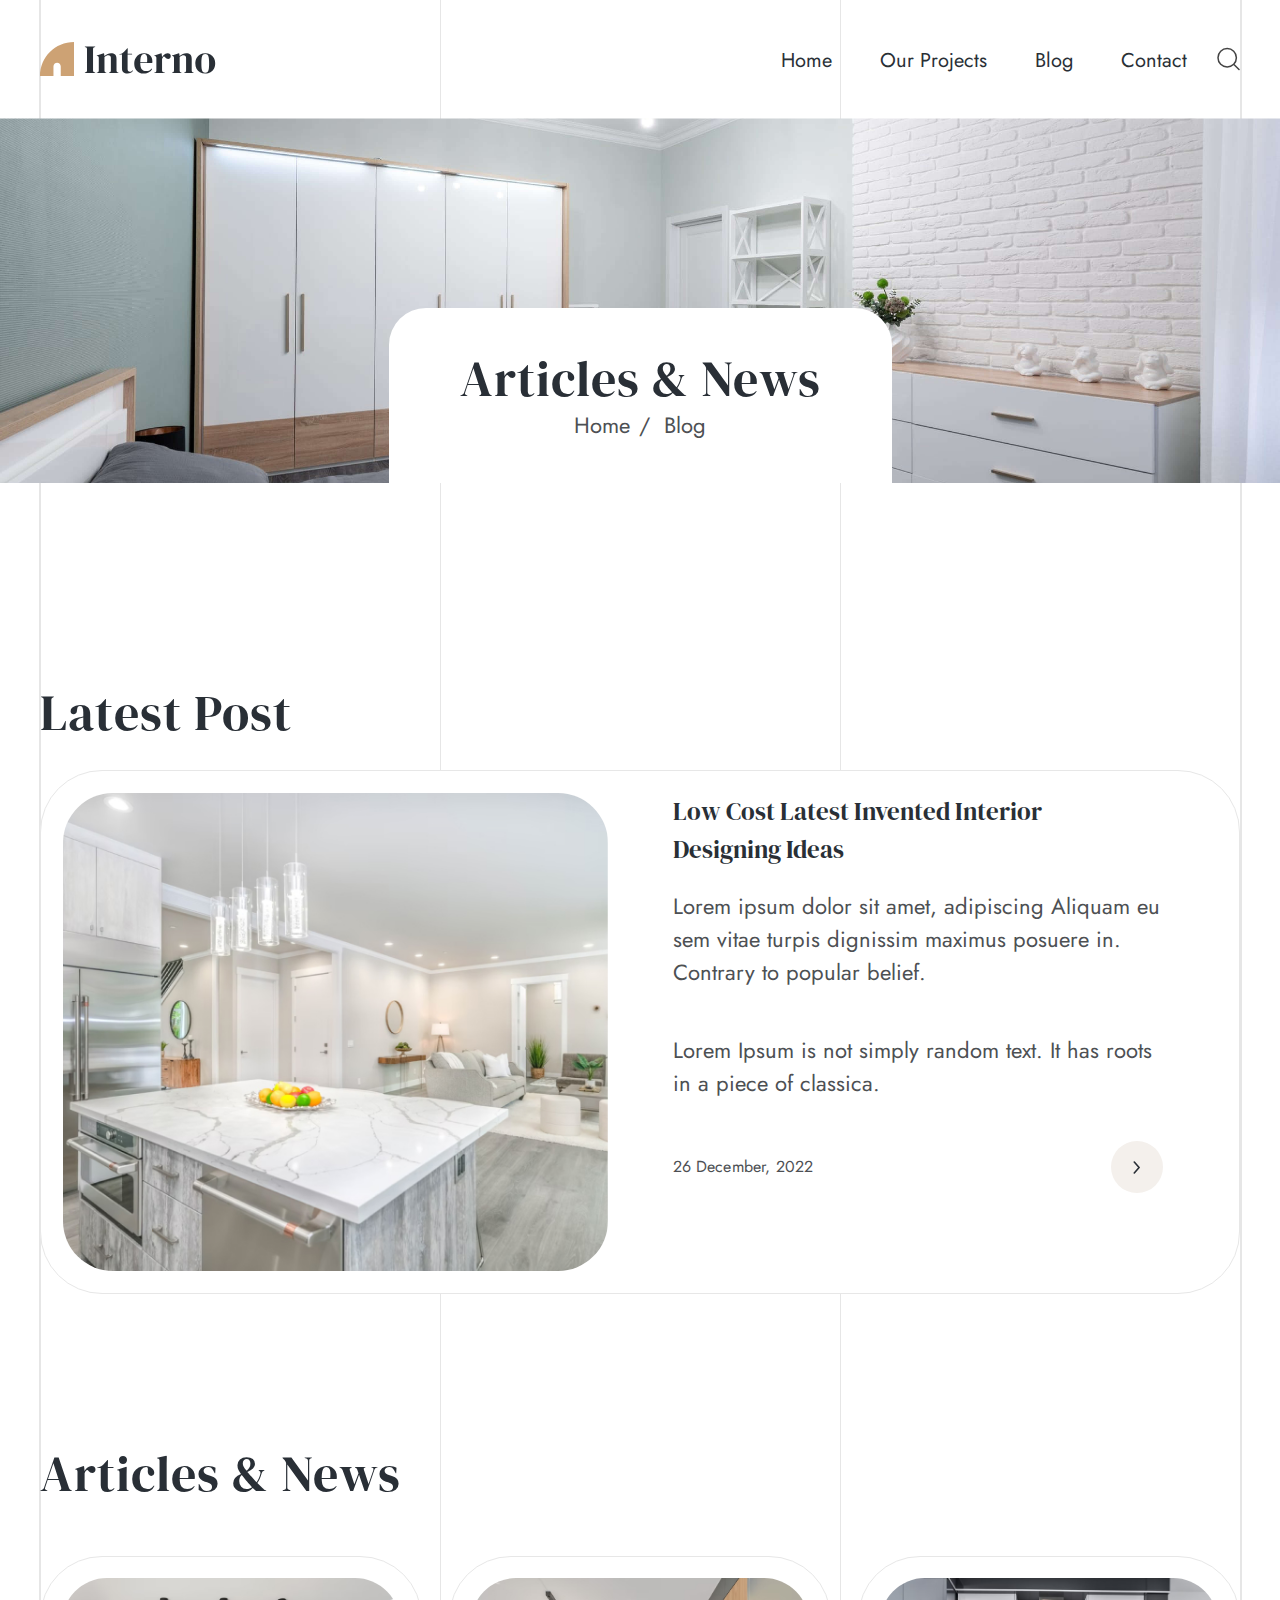
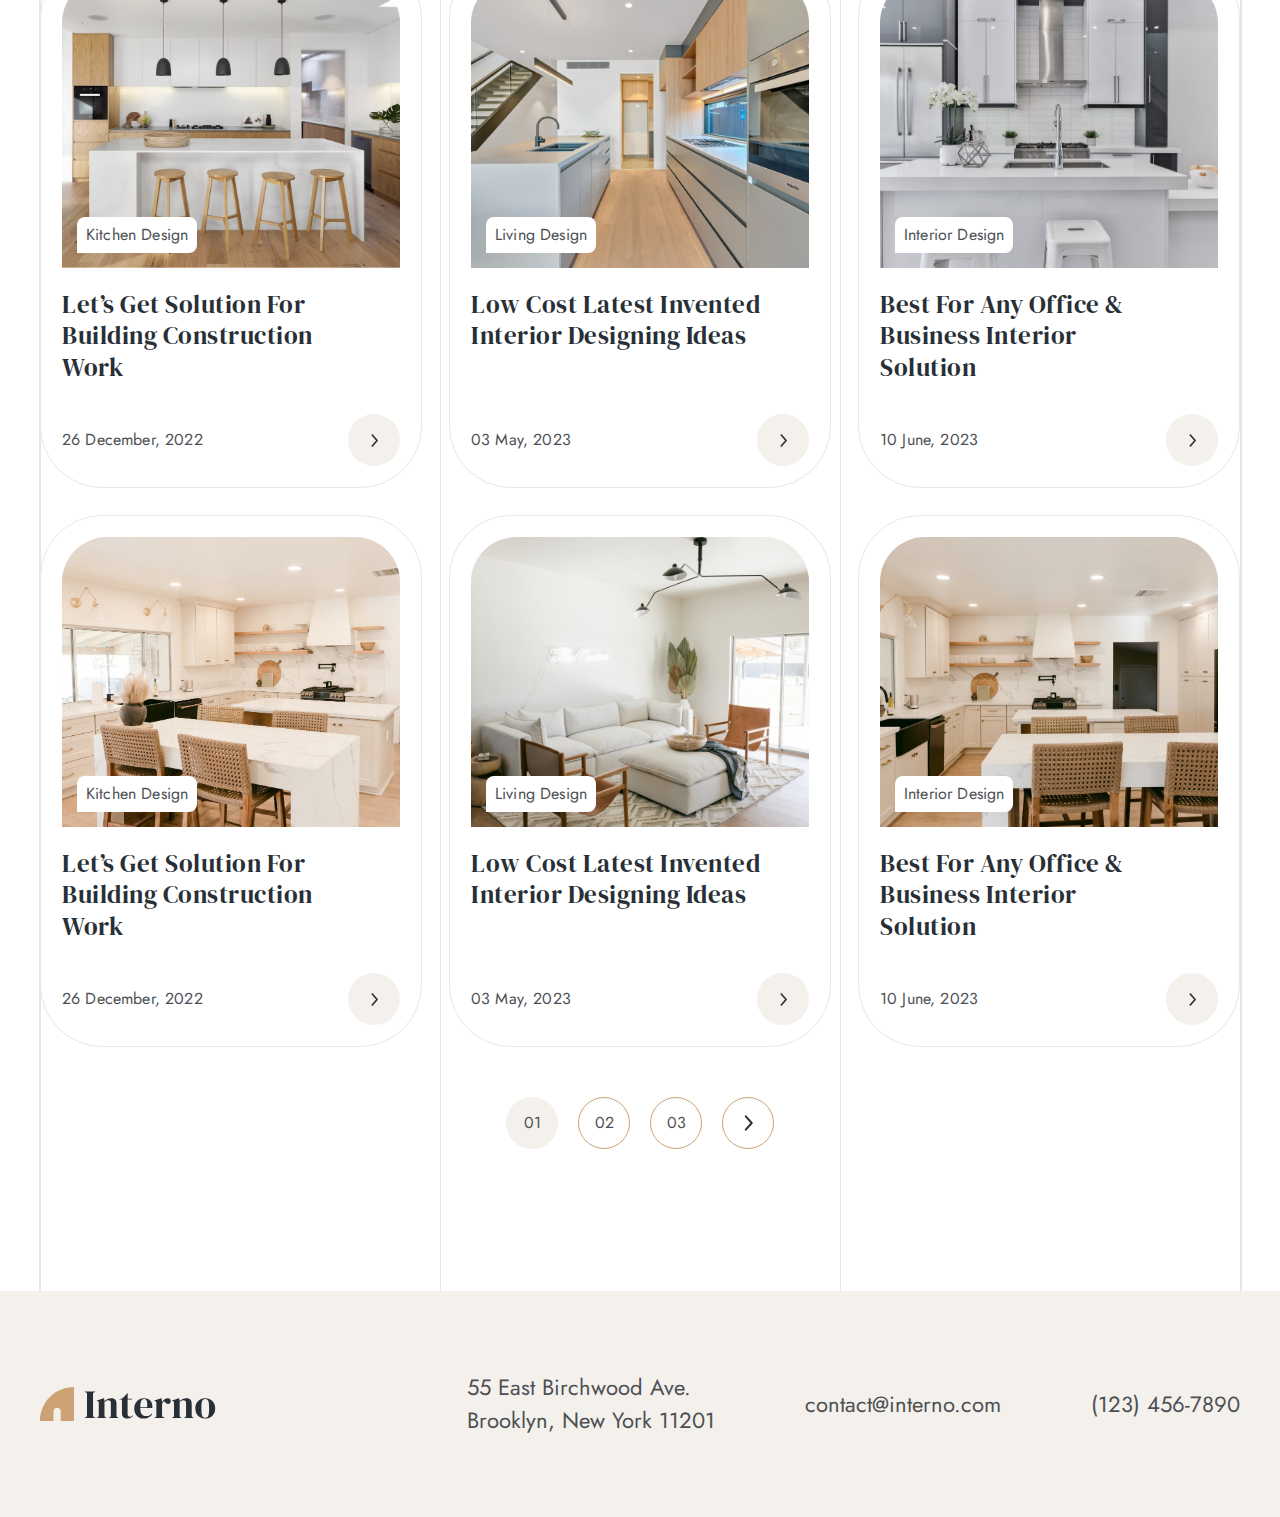
<file: blog.html>
<!DOCTYPE html>
<html lang="ru">

<head>
    <meta charset="UTF-8">
    <meta http-equiv="X-UA-Compatible" content="IE=edge">
    <meta name="viewport" content="width=device-width, initial-scale=1.0">
    <title>Blog</title>
    <link rel="stylesheet" href="css/reset.css">
    <link rel="stylesheet" href="css/swiper-bundle.min.css">
    <link rel="stylesheet" href="css/iconsfont.css">
    <link rel="stylesheet" href="css/style.css">
</head>

<body>
    <div class="wrapper">
        <header class="header">
            <div class="container">
                <div class="header__inner">
                    <a class="logo" href="index.html">
                        <img src="img/interno_logo.svg" alt="logotype_interno">
                    </a>
                    <nav class="menu">
                        <ul class="menu__list">
                            <li class="menu__item">
                                <a href="index.html" class="menu__link">Home</a>
                            </li>
                            <li class="menu__item">
                                <a href="portfolio.html" class="menu__link">Our Projects</a>
                            </li>
                            <li class="menu__item">
                                <a href="blog.html" class="menu__link">Blog</a>
                            </li>
                            <li class="menu__item">
                                <a href="contact.html" class="menu__link">Contact</a>
                            </li>
                            <li class="menu__item">
                                <button class="menu__search" onclick="openModal()">
                                    <svg width="23" height="24" viewBox="0 0 23 24" fill="none">
                                        <g opacity="0.8">
                                            <path
                                                d="M16.6837 17.1844L21.9994 22.5001M19.375 10.6875C19.375 15.7616 15.2616 19.875 10.1875 19.875C5.11338 19.875 1 15.7616 1 10.6875C1 5.61338 5.11338 1.5 10.1875 1.5C15.2616 1.5 19.375 5.61338 19.375 10.6875Z"
                                                stroke-width="1.5" stroke-linecap="round" stroke-linejoin="round" />
                                        </g>
                                    </svg>
                                </button>
                            </li>
                        </ul>
                    </nav>
                    <button class="header__burger" onclick="openModalMenu()"></button>
                </div>
            </div>
        </header>

        <main class="main">


            <section class="top-page">
                <div class="top-page__thumb">
                    <img class="top-page__img" src="img/tops/top02.jpg" alt="Picture Top">
                    <div class="top-page__info info-page">
                        <h2 class="info-page__title title">
                            Articles & News
                        </h2>
                        <ul class="breadcrumbs">
                            <li class="breadcrumbs__link"><a href="index.html">Home</a></li>
                            <li class="breadcrumbs__link">Blog</li>
                        </ul>
                    </div>
                </div>
            </section>

            <section class="article-main">
                <div class="container">
                    <h2 class="article-main__title title">
                        Latest Post
                    </h2>
                    <div class="article-main__item">
                        <div class="article-main__image">
                            <img class="article-main__img" src="img/posts/post01.jpg" alt="Article Picture">
                        </div>
                        <div class="article-main__content">
                            <h3 class="article-main__subtitle">
                                Low Cost Latest Invented Interior Designing Ideas
                            </h3>
                            <p class="article-main__text">
                                Lorem ipsum dolor sit amet, adipiscing Aliquam eu sem vitae turpis dignissim maximus
                                posuere in. Contrary to popular belief.
                            </p>
                            <p class="article-main__text">
                                Lorem Ipsum is not simply random text. It has roots in a piece of classica.
                            </p>
                            <div class="article-main__info info">
                                <span class="info__date">26 December, 2022</span>
                                <a class="info__link" href="post.html"></a>
                            </div>
                        </div>
                    </div>
                </div>
            </section>


            <section class="articles-news">
                <div class="container">
                    <h2 class="articles-news__title title">
                        Articles & News
                    </h2>
                    <div class="articles__items">
                        <article class="articles__item">
                            <div class="articles__thumb">
                                <img class="articles__img" src="img/articles/article01.jpg" alt="Kitchen Design">
                                <span class="articles__tag">
                                    Kitchen Design
                                </span>
                            </div>
                            <h3 class="articles__item-title">
                                Let’s Get Solution For Building Construction Work
                            </h3>
                            <div class="articles__info">
                                <span class="articles__date">
                                    26 December, 2022
                                </span>
                                <a class="articles__link" href="post.html"></a>
                            </div>
                        </article>
                        <article class="articles__item">
                            <div class="articles__thumb">
                                <img class="articles__img" src="img/articles/article02.jpg" alt="Living Design">
                                <span class="articles__tag">
                                    Living Design
                                </span>
                            </div>
                            <h3 class="articles__item-title">
                                Low Cost Latest Invented Interior Designing Ideas
                            </h3>
                            <div class="articles__info">
                                <span class="articles__date">
                                    03 May, 2023
                                </span>
                                <a class="articles__link" href="post.html"></a>
                            </div>
                        </article>
                        <article class="articles__item">
                            <div class="articles__thumb">
                                <img class="articles__img" src="img/articles/article03.jpg" alt="Interior Design">
                                <span class="articles__tag">
                                    Interior Design
                                </span>
                            </div>
                            <h3 class="articles__item-title">
                                Best For Any Office & Business Interior Solution
                            </h3>
                            <div class="articles__info">
                                <span class="articles__date">
                                    10 June, 2023
                                </span>
                                <a class="articles__link" href="post.html"></a>
                            </div>
                        </article>
                        <article class="articles__item">
                            <div class="articles__thumb">
                                <img class="articles__img" src="img/articles/article04.jpg" alt="Kitchen Design">
                                <span class="articles__tag">
                                    Kitchen Design
                                </span>
                            </div>
                            <h3 class="articles__item-title">
                                Let’s Get Solution For Building Construction Work
                            </h3>
                            <div class="articles__info">
                                <span class="articles__date">
                                    26 December, 2022
                                </span>
                                <a class="articles__link" href="post.html"></a>
                            </div>
                        </article>
                        <article class="articles__item">
                            <div class="articles__thumb">
                                <img class="articles__img" src="img/articles/article05.jpg" alt="Living Design">
                                <span class="articles__tag">
                                    Living Design
                                </span>
                            </div>
                            <h3 class="articles__item-title">
                                Low Cost Latest Invented Interior Designing Ideas
                            </h3>
                            <div class="articles__info">
                                <span class="articles__date">
                                    03 May, 2023
                                </span>
                                <a class="articles__link" href="post.html"></a>
                            </div>
                        </article>
                        <article class="articles__item">
                            <div class="articles__thumb">
                                <img class="articles__img" src="img/articles/article06.jpg" alt="Interior Design">
                                <span class="articles__tag">
                                    Interior Design
                                </span>
                            </div>
                            <h3 class="articles__item-title">
                                Best For Any Office & Business Interior Solution
                            </h3>
                            <div class="articles__info">
                                <span class="articles__date">
                                    10 June, 2023
                                </span>
                                <a class="articles__link" href="post.html"></a>
                            </div>
                        </article>
                    </div>
                    <div class="pagination">
                        <span>01</span>
                        <a href="#!">02</a>
                        <a href="#!">03</a>
                        <a class="pagination-next" href="#!"></a>
                    </div>
                </div>
            </section>





        </main>
    </div>

    <div class="overlay" id="overlay">
        <div class="modal-search">
            <div class="container">
                <div class="modal-search__content">
                    <input class="modal-search__input" placeholder="Search"></input>
                    <button class="modal-search__search" type="submit">
                        <img src="img/search_arrow.svg" alt="search">
                    </button>
                    <button class="modal-search__close" onclick="closeModal()" type="button">
                        <img src="img/search_close.svg" alt=""></button>
                </div>
            </div>
        </div>
    </div>

    <div class="overlay" id="overlayMenu">
        <div class="modal">
            <div class="container">
                <nav class="menu mobile-menu">
                    <ul class="menu__list">

                        <li class="menu__item">
                            <a class="logo" href="index.html">
                                <img src="img/interno_logo.svg" alt="logotype_interno">
                            </a>
                        </li>
                        <li class="menu__item">
                            <a href="index.html" class="menu__link">Home</a>
                        </li>
                        <li class="menu__item">
                            <a href="portfolio.html" class="menu__link">Our Projects</a>
                        </li>
                        <li class="menu__item">
                            <a href="blog.html" class="menu__link">Blog</a>
                        </li>
                        <li class="menu__item">
                            <a href="contact.html" class="menu__link">Contact</a>
                        </li>
                    </ul>
                </nav>
                <button type="button" class="modal__close" onclick="closeModalMenu()"></button>
            </div>
        </div>
    </div>


    <footer class="footer">
        <div class="container">
            <div class="footer__inner">
                <a class="logo" href="index.html">
                    <img src="img/interno_logo.svg" alt="logotype_interno">
                </a>
                <div class="footer__contacts">
                    <p class="footer__address">
                        55 East Birchwood Ave.<br> Brooklyn, New York 11201
                    </p>
                    <a href="mailto:contact@interno.com">
                        contact@interno.com
                    </a>
                    <a href="tel:+1234567890">
                        (123) 456-7890
                    </a>
                </div>
            </div>
        </div>
    </footer>
    </div>

    <script src="js/swiper-bundle.min.js"></script>
    <script src="js/script.js"></script>
</body>

</html>
</file>
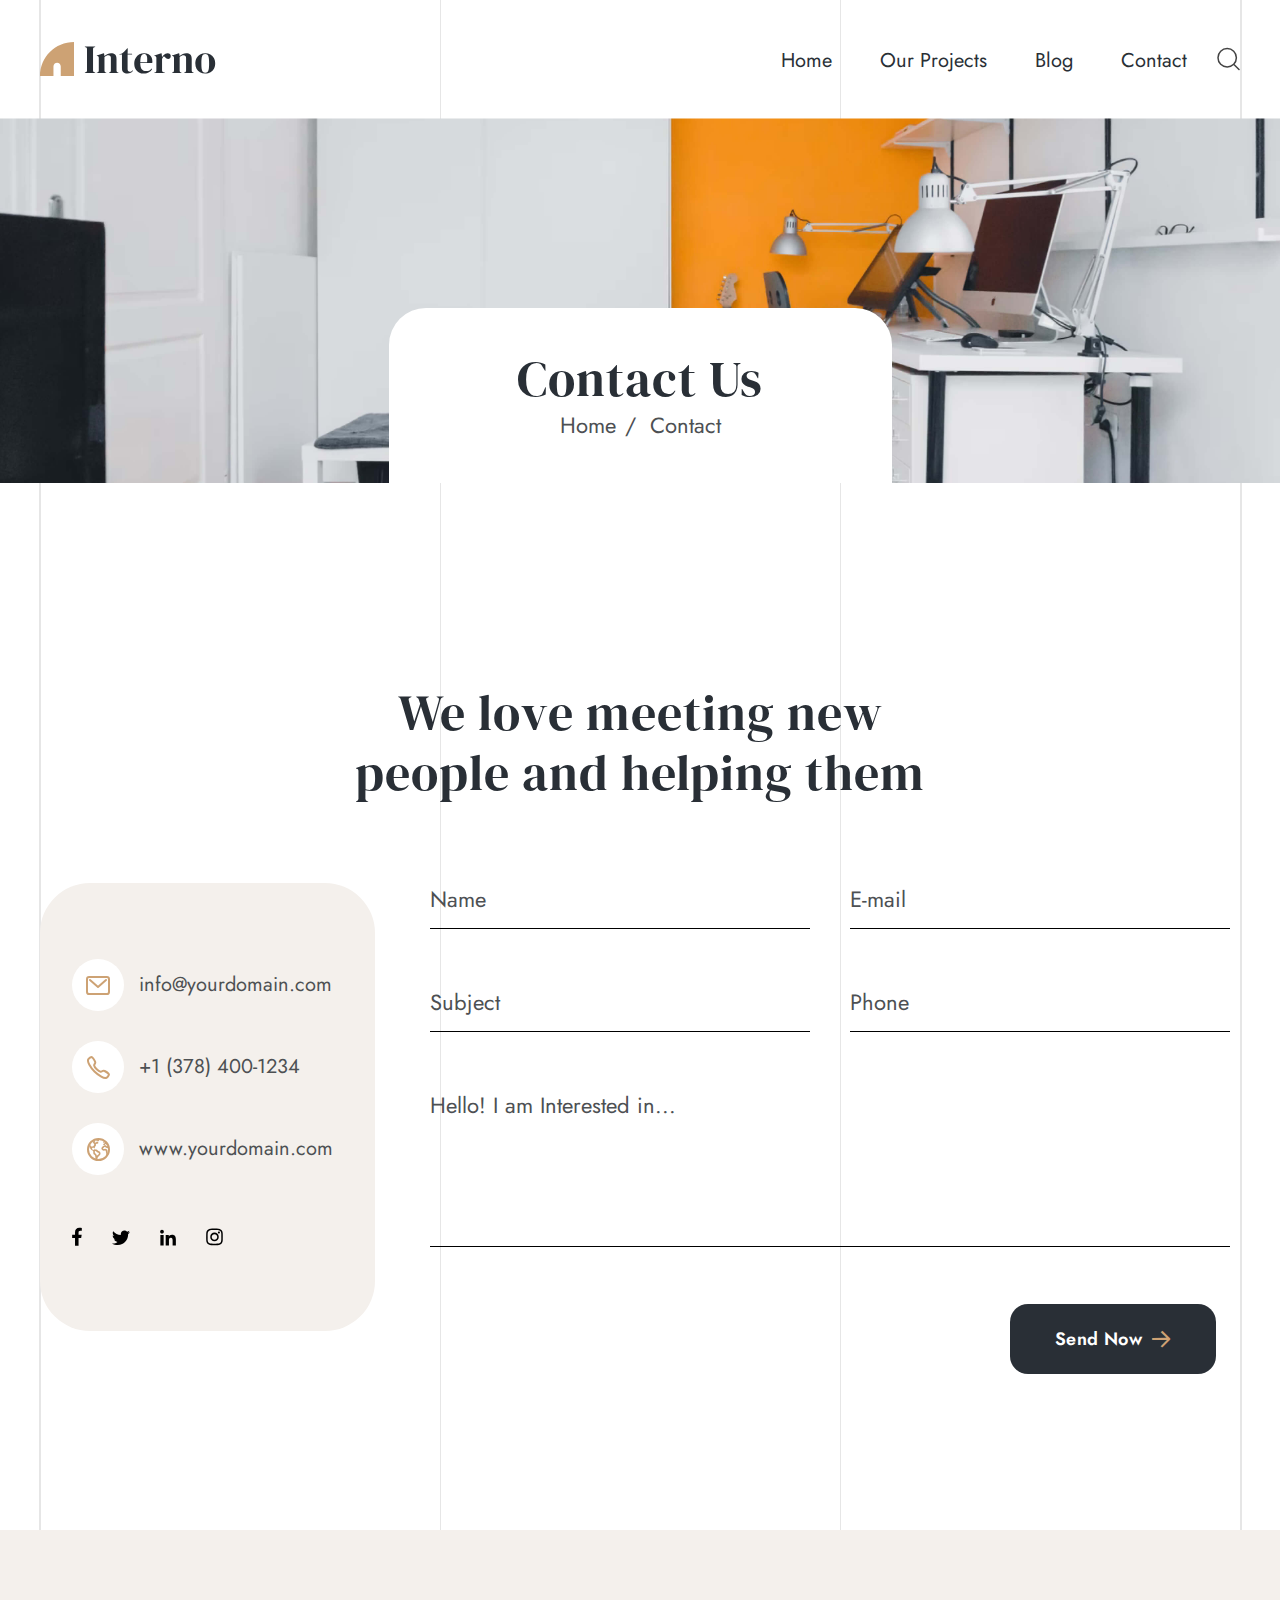
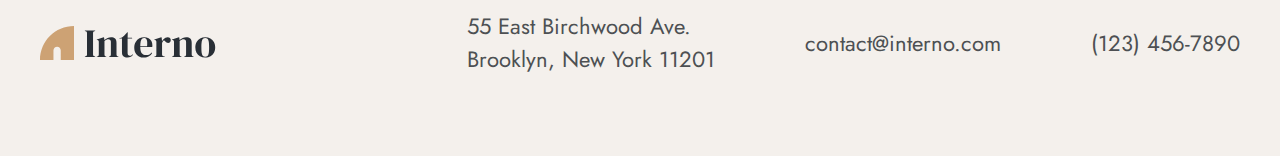
<file: contact.html>
<!DOCTYPE html>
<html lang="ru">

<head>
    <meta charset="UTF-8">
    <meta http-equiv="X-UA-Compatible" content="IE=edge">
    <meta name="viewport" content="width=device-width, initial-scale=1.0">
    <title>Contact</title>
    <link rel="stylesheet" href="css/reset.css">
    <link rel="stylesheet" href="css/swiper-bundle.min.css">
    <link rel="stylesheet" href="css/iconsfont.css">
    <link rel="stylesheet" href="css/style.css">
</head>

<body>
    <div class="wrapper">
        <header class="header">
            <div class="container">
                <div class="header__inner">
                    <a class="logo" href="index.html">
                        <img src="img/interno_logo.svg" alt="logotype_interno">
                    </a>
                    <nav class="menu">
                        <ul class="menu__list">
                            <li class="menu__item">
                                <a href="index.html" class="menu__link">Home</a>
                            </li>
                            <li class="menu__item">
                                <a href="portfolio.html" class="menu__link">Our Projects</a>
                            </li>
                            <li class="menu__item">
                                <a href="blog.html" class="menu__link">Blog</a>
                            </li>
                            <li class="menu__item">
                                <a href="contact.html" class="menu__link">Contact</a>
                            </li>
                            <li class="menu__item">
                                <button class="menu__search" onclick="openModal()">
                                    <svg width="23" height="24" viewBox="0 0 23 24" fill="none">
                                        <g opacity="0.8">
                                            <path
                                                d="M16.6837 17.1844L21.9994 22.5001M19.375 10.6875C19.375 15.7616 15.2616 19.875 10.1875 19.875C5.11338 19.875 1 15.7616 1 10.6875C1 5.61338 5.11338 1.5 10.1875 1.5C15.2616 1.5 19.375 5.61338 19.375 10.6875Z"
                                                stroke-width="1.5" stroke-linecap="round" stroke-linejoin="round" />
                                        </g>
                                    </svg>
                                </button>
                            </li>
                        </ul>
                    </nav>
                    <button class="header__burger" onclick="openModalMenu()"></button>
                </div>
            </div>
        </header>

        <main class="main">


            <section class="top-page">
                <div class="top-page__thumb">
                    <img class="top-page__img" src="img/tops/top04.jpg" alt="Picture Top">
                    <div class="top-page__info info-page">
                        <h2 class="info-page__title title">
                            Contact Us
                        </h2>
                        <ul class="breadcrumbs">
                            <li class="breadcrumbs__link"><a href="index.html">Home</a></li>
                            <li class="breadcrumbs__link">Contact</li>
                        </ul>
                    </div>
                </div>
                
            </section>

            <section class="contact">
                <div class="container">
                    <h2 class="contact__title title">
                        We love meeting new people and helping them
                    </h2>

                    <div class="contact__box">
                        <div class="contact__info">
                            <div class="contact__action action">
                                <a class="action__item" href="mailto:info@yourdomain.com">
                                    <div class="action__image">
                                        <img class="action__img" src="img/mail-icon.svg" alt="">
                                    </div>
                                    <p>info@yourdomain.com</p>
                                </a>
                                <a class="action__item" href="mailto:info@yourdomain.com">
                                    <div class="action__image">
                                        <img class="action__img" src="img/phone-icon.svg" alt="">
                                    </div>
                                    <p>+1 (378) 400-1234</p>
                                </a>
                                <a class="action__item" href="#!">
                                    <div class="action__image">
                                        <img class="action__img" src="img/web-icon.svg" alt="">
                                    </div>
                                    <p>www.yourdomain.com</p>
                                </a>
                            </div>
                            <div class="social__items contact__social">
                                <a href="#!" class="social__item"><svg width="10" height="19" viewBox="0 0 10 19">
                                        <path
                                            d="M9.18359 10.875L9.67578 7.64062H6.54688V5.53125C6.54688 4.61719 6.96875 3.77344 8.375 3.77344H9.81641V0.996094C9.81641 0.996094 8.51562 0.75 7.28516 0.75C4.71875 0.75 3.03125 2.33203 3.03125 5.14453V7.64062H0.148438V10.875H3.03125V18.75H6.54688V10.875H9.18359Z" />
                                    </svg></a>
                                <a href="#!" class="social__item"><svg width="18" height="16" viewBox="0 0 18 16">
                                        <path
                                            d="M16.1367 4.09375C16.8398 3.56641 17.4727 2.93359 17.9648 2.19531C17.332 2.47656 16.5938 2.6875 15.8555 2.75781C16.6289 2.30078 17.1914 1.59766 17.4727 0.71875C16.7695 1.14062 15.9609 1.45703 15.1523 1.63281C14.4492 0.894531 13.5 0.472656 12.4453 0.472656C10.4062 0.472656 8.75391 2.125 8.75391 4.16406C8.75391 4.44531 8.78906 4.72656 8.85938 5.00781C5.80078 4.83203 3.05859 3.35547 1.23047 1.14062C0.914062 1.66797 0.738281 2.30078 0.738281 3.00391C0.738281 4.26953 1.37109 5.39453 2.39062 6.0625C1.79297 6.02734 1.19531 5.88672 0.703125 5.60547V5.64062C0.703125 7.43359 1.96875 8.91016 3.65625 9.26172C3.375 9.33203 3.02344 9.40234 2.70703 9.40234C2.46094 9.40234 2.25 9.36719 2.00391 9.33203C2.46094 10.8086 3.83203 11.8633 5.44922 11.8984C4.18359 12.8828 2.60156 13.4805 0.878906 13.4805C0.5625 13.4805 0.28125 13.4453 0 13.4102C1.61719 14.4648 3.55078 15.0625 5.66016 15.0625C12.4453 15.0625 16.1367 9.47266 16.1367 4.58594C16.1367 4.41016 16.1367 4.26953 16.1367 4.09375Z" />
                                    </svg>
                                </a>
                                <a href="#!" class="social__item"><svg width="16" height="17" viewBox="0 0 16 17">
                                        <path
                                            d="M3.64062 16.5V5.98828H0.371094V16.5H3.64062ZM1.98828 4.58203C3.04297 4.58203 3.88672 3.70312 3.88672 2.64844C3.88672 1.62891 3.04297 0.785156 1.98828 0.785156C0.96875 0.785156 0.125 1.62891 0.125 2.64844C0.125 3.70312 0.96875 4.58203 1.98828 4.58203ZM15.8398 16.5H15.875V10.7344C15.875 7.92188 15.2422 5.74219 11.9375 5.74219C10.3555 5.74219 9.30078 6.62109 8.84375 7.42969H8.80859V5.98828H5.67969V16.5H8.94922V11.2969C8.94922 9.92578 9.19531 8.625 10.8828 8.625C12.5703 8.625 12.6055 10.1719 12.6055 11.4023V16.5H15.8398Z" />
                                    </svg></a>
                                <a href="#!" class="social__item"><svg width="17" height="18" viewBox="0 0 17 18">
                                        <path
                                            d="M8.5 4.60742C6.125 4.60742 4.23242 6.53711 4.23242 8.875C4.23242 11.25 6.125 13.1426 8.5 13.1426C10.8379 13.1426 12.7676 11.25 12.7676 8.875C12.7676 6.53711 10.8379 4.60742 8.5 4.60742ZM8.5 11.6582C6.97852 11.6582 5.7168 10.4336 5.7168 8.875C5.7168 7.35352 6.94141 6.12891 8.5 6.12891C10.0215 6.12891 11.2461 7.35352 11.2461 8.875C11.2461 10.4336 10.0215 11.6582 8.5 11.6582ZM13.918 4.45898C13.918 3.90234 13.4727 3.45703 12.916 3.45703C12.3594 3.45703 11.9141 3.90234 11.9141 4.45898C11.9141 5.01562 12.3594 5.46094 12.916 5.46094C13.4727 5.46094 13.918 5.01562 13.918 4.45898ZM16.7383 5.46094C16.6641 4.125 16.3672 2.9375 15.4023 1.97266C14.4375 1.00781 13.25 0.710938 11.9141 0.636719C10.541 0.5625 6.42188 0.5625 5.04883 0.636719C3.71289 0.710938 2.5625 1.00781 1.56055 1.97266C0.595703 2.9375 0.298828 4.125 0.224609 5.46094C0.150391 6.83398 0.150391 10.9531 0.224609 12.3262C0.298828 13.6621 0.595703 14.8125 1.56055 15.8145C2.5625 16.7793 3.71289 17.0762 5.04883 17.1504C6.42188 17.2246 10.541 17.2246 11.9141 17.1504C13.25 17.0762 14.4375 16.7793 15.4023 15.8145C16.3672 14.8125 16.6641 13.6621 16.7383 12.3262C16.8125 10.9531 16.8125 6.83398 16.7383 5.46094ZM14.957 13.7734C14.6973 14.5156 14.1035 15.0723 13.3984 15.3691C12.2852 15.8145 9.6875 15.7031 8.5 15.7031C7.27539 15.7031 4.67773 15.8145 3.60156 15.3691C2.85938 15.0723 2.30273 14.5156 2.00586 13.7734C1.56055 12.6973 1.67188 10.0996 1.67188 8.875C1.67188 7.6875 1.56055 5.08984 2.00586 3.97656C2.30273 3.27148 2.85938 2.71484 3.60156 2.41797C4.67773 1.97266 7.27539 2.08398 8.5 2.08398C9.6875 2.08398 12.2852 1.97266 13.3984 2.41797C14.1035 2.67773 14.6602 3.27148 14.957 3.97656C15.4023 5.08984 15.291 7.6875 15.291 8.875C15.291 10.0996 15.4023 12.6973 14.957 13.7734Z" />
                                    </svg>
                                </a>
                            </div>
                        </div>

                        <form class="contact__form contact-form" action="">
                            <input class="contact__name form-input" type="text" placeholder="Name">
                            <input class="contact__email form-input" type="text" placeholder="E-mail">
                            <input class="contact__subject form-input" type="text" placeholder="Subject">
                            <input class="contact__phone form-input" data-tel-input type="text" placeholder="Phone">
                            <textarea class="contact__form-textarea form-textarea" name="" id=""
                                placeholder="Hello! I am Interested in..."></textarea>
                            <div class="contact__btn form-btn">
                                <button class="btn-primary">Send Now<span class="icon-arrowbtn"></span></button>
                            </div>
                        </form>

                    </div>
                </div>
            </section>




        </main>
    </div>

    <div class="overlay" id="overlay">
        <div class="modal-search">
            <div class="container">
                <div class="modal-search__content">
                    <input class="modal-search__input" placeholder="Search"></input>
                    <button class="modal-search__search" type="submit">
                        <img src="img/search_arrow.svg" alt="search">
                    </button>
                    <button class="modal-search__close" onclick="closeModal()" type="button">
                        <img src="img/search_close.svg" alt=""></button>
                </div>
            </div>
        </div>
    </div>

    <div class="overlay" id="overlayMenu">
        <div class="modal">
            <div class="container">
                <nav class="menu mobile-menu">
                    <ul class="menu__list">

                        <li class="menu__item">
                            <a class="logo" href="index.html">
                                <img src="img/interno_logo.svg" alt="logotype_interno">
                            </a>
                        </li>
                        <li class="menu__item">
                            <a href="index.html" class="menu__link">Home</a>
                        </li>
                        <li class="menu__item">
                            <a href="portfolio.html" class="menu__link">Our Projects</a>
                        </li>
                        <li class="menu__item">
                            <a href="blog.html" class="menu__link">Blog</a>
                        </li>
                        <li class="menu__item">
                            <a href="contact.html" class="menu__link">Contact</a>
                        </li>
                    </ul>
                </nav>
                <button type="button" class="modal__close" onclick="closeModalMenu()"></button>
            </div>
        </div>
    </div>


    <footer class="footer">
        <div class="container">
            <div class="footer__inner">
                <a class="logo" href="index.html">
                    <img src="img/interno_logo.svg" alt="logotype_interno">
                </a>
                <div class="footer__contacts">
                    <p class="footer__address">
                        55 East Birchwood Ave.<br> Brooklyn, New York 11201
                    </p>
                    <a href="mailto:contact@interno.com">
                        contact@interno.com
                    </a>
                    <a href="tel:+1234567890">
                        (123) 456-7890
                    </a>
                </div>
            </div>
        </div>
    </footer>
    </div>

    <script src="libs/phoneMask/mask.js"></script>
    <script src="libs/phoneMask/mask_list.js"></script>
    <script src="js/swiper-bundle.min.js"></script>
    <script src="js/script.js"></script>
</body>

</html>
</file>
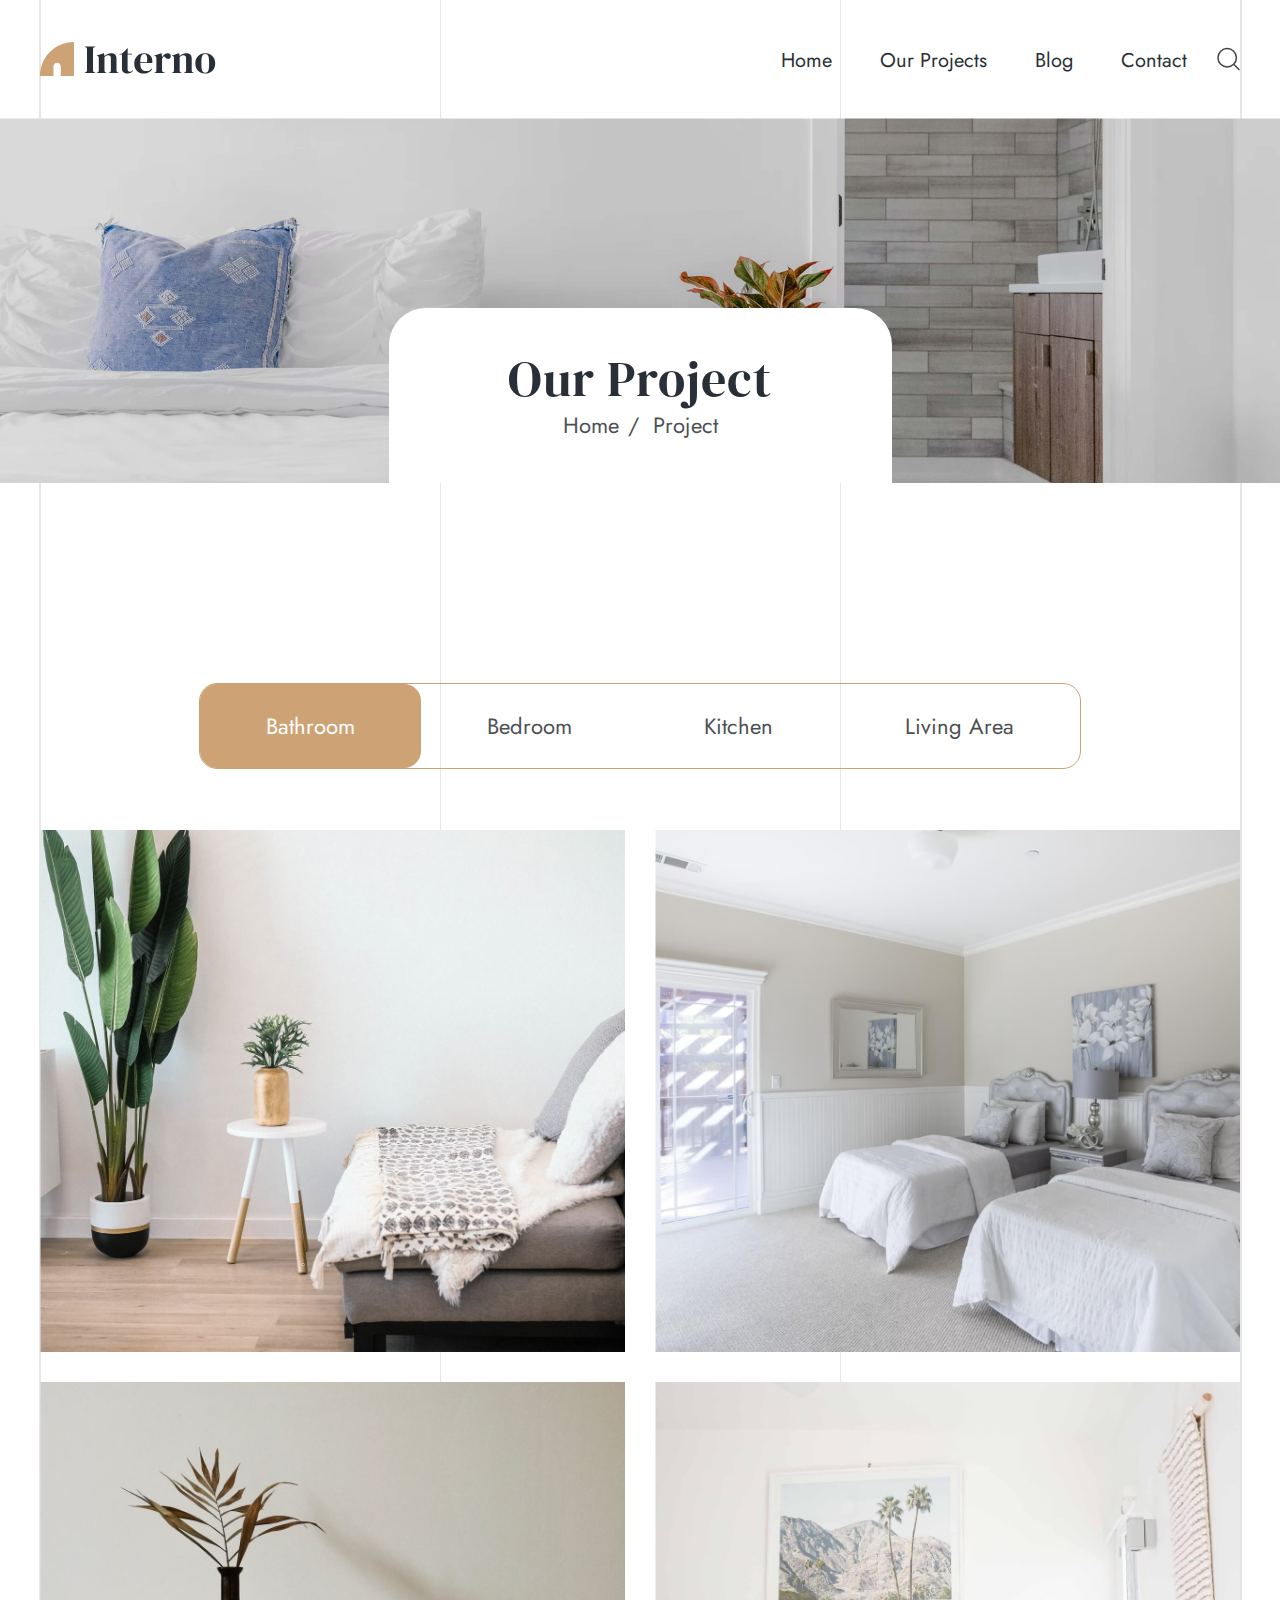
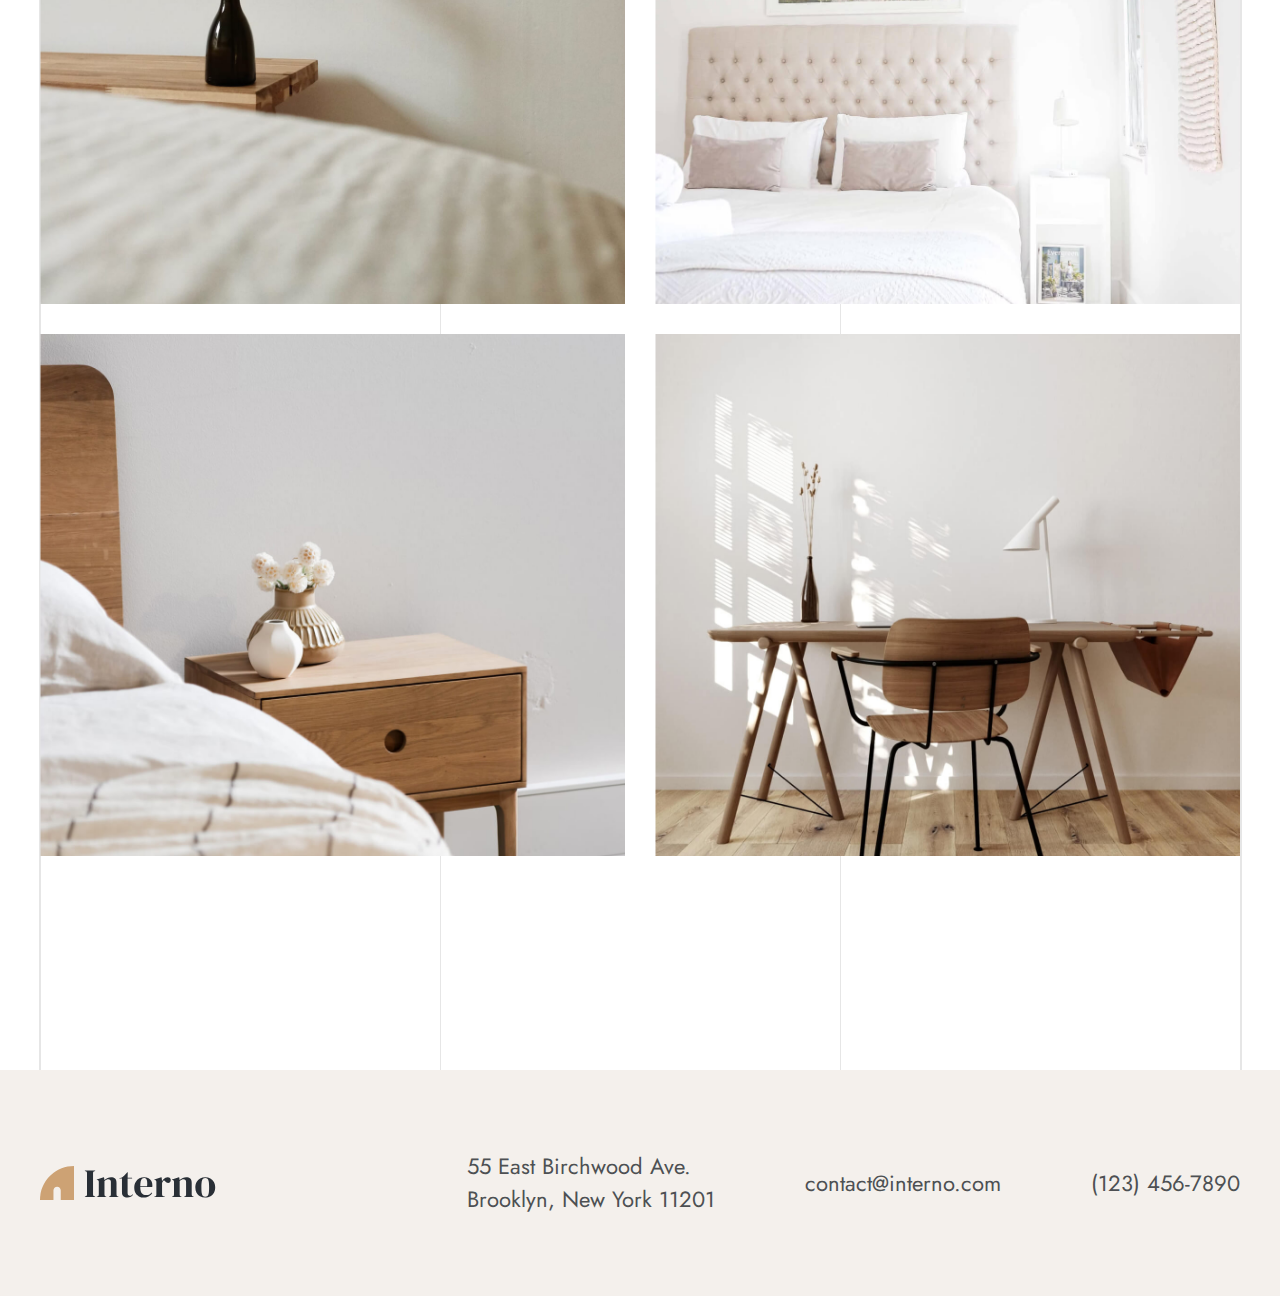
<file: portfolio.html>
<!DOCTYPE html>
<html lang="ru">

<head>
    <meta charset="UTF-8">
    <meta http-equiv="X-UA-Compatible" content="IE=edge">
    <meta name="viewport" content="width=device-width, initial-scale=1.0">
    <title>Our Projects</title>
    <link rel="stylesheet" href="css/reset.css">
    <link rel="stylesheet" href="css/swiper-bundle.min.css">
    <link rel="stylesheet" href="css/iconsfont.css">
    <link rel="stylesheet" href="css/style.css">
</head>

<body>
    <div class="wrapper">
        <header class="header">
            <div class="container">
                <div class="header__inner">
                    <a class="logo" href="index.html">
                        <img src="img/interno_logo.svg" alt="logotype_interno">
                    </a>
                    <nav class="menu">
                        <ul class="menu__list">
                            <li class="menu__item">
                                <a href="index.html" class="menu__link">Home</a>
                            </li>
                            <li class="menu__item">
                                <a href="portfolio.html" class="menu__link">Our Projects</a>
                            </li>
                            <li class="menu__item">
                                <a href="blog.html" class="menu__link">Blog</a>
                            </li>
                            <li class="menu__item">
                                <a href="contact.html" class="menu__link">Contact</a>
                            </li>
                            <li class="menu__item">
                                <button class="menu__search" onclick="openModal()">
                                    <svg width="23" height="24" viewBox="0 0 23 24" fill="none">
                                        <g opacity="0.8">
                                            <path
                                                d="M16.6837 17.1844L21.9994 22.5001M19.375 10.6875C19.375 15.7616 15.2616 19.875 10.1875 19.875C5.11338 19.875 1 15.7616 1 10.6875C1 5.61338 5.11338 1.5 10.1875 1.5C15.2616 1.5 19.375 5.61338 19.375 10.6875Z"
                                                stroke-width="1.5" stroke-linecap="round" stroke-linejoin="round" />
                                        </g>
                                    </svg>
                                </button>
                            </li>
                        </ul>
                    </nav>
                    <button class="header__burger" onclick="openModalMenu()"></button>
                </div>
            </div>
        </header>

        <main class="main">


            <section class="top-page">
                <div class="top-page__thumb">
                    <img class="top-page__img" src="img/tops/top03.jpg" alt="Picture Top">
                    <div class="top-page__info info-page">
                        <h2 class="info-page__title title">
                            Our Project
                        </h2>
                        <ul class="breadcrumbs">
                            <li class="breadcrumbs__link"><a href="index.html">Home</a></li>
                            <li class="breadcrumbs__link">Project</li>
                        </ul>
                    </div>
                </div>
            </section>

            <div class="portfolio">
                <div class="container">
                    <div class="content__tabs">
                        <div class="tabs">
                            <button class="tab-link active" onclick="openTab(event, 'tab1')">Bathroom</button>
                            <button class="tab-link" onclick="openTab(event, 'tab2')">Bedroom</button>
                            <button class="tab-link" onclick="openTab(event, 'tab3')">Kitchen</button>
                            <button class="tab-link" onclick="openTab(event, 'tab4')">Living Area</button>
                        </div>
                    </div>
                    <div class="tab-content" id="tab1" style="display: block;">
                        <div class="grid">
                            <div class="tab-content__box">
                                <div>
                                    <img class="tab-content__img" src="img/portfolio/portfolio01.jpg" alt="Portfolio">
                                </div>
                            </div>
                            <div class="tab-content__box">
                                <div>
                                    <img class="tab-content__img" src="img/portfolio/portfolio02.jpg" alt="Portfolio">
                                </div>
                            </div>
                            <div class="tab-content__box">
                                <div>
                                    <img class="tab-content__img" src="img/portfolio/portfolio03.jpg" alt="Portfolio">
                                </div>
                            </div>
                            <div class="tab-content__box">
                                <div>
                                    <img class="tab-content__img" src="img/portfolio/portfolio04.jpg" alt="Portfolio">
                                </div>
                            </div>
                            <div class="tab-content__box">
                                <div>
                                    <img class="tab-content__img" src="img/portfolio/portfolio05.jpg" alt="Portfolio">
                                </div>
                            </div>
                            <div class="tab-content__box">
                                <div>
                                    <img class="tab-content__img" src="img/portfolio/portfolio06.jpg" alt="Portfolio">
                                </div>
                            </div>
                        </div>
                    </div>
                    <div class="tab-content" id="tab2">
                        <div class="grid">
                            <div class="tab-content__box">
                                <div>
                                    <img class="tab-content__img" src="img/portfolio/portfolio02.jpg" alt="Portfolio">
                                </div>
                            </div>
                            <div class="tab-content__box">
                                <div>
                                    <img class="tab-content__img" src="img/portfolio/portfolio01.jpg" alt="Portfolio">
                                </div>
                            </div>
                            <div class="tab-content__box">
                                <div>
                                    <img class="tab-content__img" src="img/portfolio/portfolio04.jpg" alt="Portfolio">
                                </div>
                            </div>
                            <div class="tab-content__box">
                                <div>
                                    <img class="tab-content__img" src="img/portfolio/portfolio03.jpg" alt="Portfolio">
                                </div>
                            </div>
                            <div class="tab-content__box">
                                <div>
                                    <img class="tab-content__img" src="img/portfolio/portfolio06.jpg" alt="Portfolio">
                                </div>
                            </div>
                            <div class="tab-content__box">
                                <div>
                                    <img class="tab-content__img" src="img/portfolio/portfolio05.jpg" alt="Portfolio">
                                </div>
                            </div>
                        </div>
                    </div>
                    <div class="tab-content" id="tab3">
                        <div class="grid">
                            <div class="tab-content__box">
                                <div>
                                    <img class="tab-content__img" src="img/portfolio/portfolio01.jpg" alt="Portfolio">
                                </div>
                            </div>
                            <div class="tab-content__box">
                                <div>
                                    <img class="tab-content__img" src="img/portfolio/portfolio02.jpg" alt="Portfolio">
                                </div>
                            </div>
                            <div class="tab-content__box">
                                <div>
                                    <img class="tab-content__img" src="img/portfolio/portfolio03.jpg" alt="Portfolio">
                                </div>
                            </div>
                            <div class="tab-content__box">
                                <div>
                                    <img class="tab-content__img" src="img/portfolio/portfolio04.jpg" alt="Portfolio">
                                </div>
                            </div>
                            <div class="tab-content__box">
                                <div>
                                    <img class="tab-content__img" src="img/portfolio/portfolio05.jpg" alt="Portfolio">
                                </div>
                            </div>
                            <div class="tab-content__box">
                                <div>
                                    <img class="tab-content__img" src="img/portfolio/portfolio06.jpg" alt="Portfolio">
                                </div>
                            </div>
                        </div>
                    </div>
                    <div class="tab-content" id="tab4">
                        <div class="grid">
                            <div class="tab-content__box">
                                <div>
                                    <img class="tab-content__img" src="img/portfolio/portfolio02.jpg" alt="Portfolio">
                                </div>
                            </div>
                            <div class="tab-content__box">
                                <div>
                                    <img class="tab-content__img" src="img/portfolio/portfolio01.jpg" alt="Portfolio">
                                </div>
                            </div>
                            <div class="tab-content__box">
                                <div>
                                    <img class="tab-content__img" src="img/portfolio/portfolio04.jpg" alt="Portfolio">
                                </div>
                            </div>
                            <div class="tab-content__box">
                                <div>
                                    <img class="tab-content__img" src="img/portfolio/portfolio03.jpg" alt="Portfolio">
                                </div>
                            </div>
                            <div class="tab-content__box">
                                <div>
                                    <img class="tab-content__img" src="img/portfolio/portfolio06.jpg" alt="Portfolio">
                                </div>
                            </div>
                            <div class="tab-content__box">
                                <div>
                                    <img class="tab-content__img" src="img/portfolio/portfolio05.jpg" alt="Portfolio">
                                </div>
                            </div>
                        </div>
                    </div>
                </div>
            </div>




        </main>
    </div>

    <div class="overlay" id="overlay">
        <div class="modal-search">
            <div class="container">
                <div class="modal-search__content">
                    <input class="modal-search__input" placeholder="Search"></input>
                    <button class="modal-search__search" type="submit">
                        <img src="img/search_arrow.svg" alt="search">
                    </button>
                    <button class="modal-search__close" onclick="closeModal()" type="button">
                        <img src="img/search_close.svg" alt=""></button>
                </div>
            </div>
        </div>
    </div>

    <div class="overlay" id="overlayMenu">
        <div class="modal">
            <div class="container">
                <nav class="menu mobile-menu">
                    <ul class="menu__list">

                        <li class="menu__item">
                            <a class="logo" href="index.html">
                                <img src="img/interno_logo.svg" alt="logotype_interno">
                            </a>
                        </li>
                        <li class="menu__item">
                            <a href="index.html" class="menu__link">Home</a>
                        </li>
                        <li class="menu__item">
                            <a href="portfolio.html" class="menu__link">Our Projects</a>
                        </li>
                        <li class="menu__item">
                            <a href="blog.html" class="menu__link">Blog</a>
                        </li>
                        <li class="menu__item">
                            <a href="contact.html" class="menu__link">Contact</a>
                        </li>
                    </ul>
                </nav>
                <button type="button" class="modal__close" onclick="closeModalMenu()"></button>
            </div>
        </div>
    </div>


    <footer class="footer">
        <div class="container">
            <div class="footer__inner">
                <a class="logo" href="index.html">
                    <img src="img/interno_logo.svg" alt="logotype_interno">
                </a>
                <div class="footer__contacts">
                    <p class="footer__address">
                        55 East Birchwood Ave.<br> Brooklyn, New York 11201
                    </p>
                    <a href="mailto:contact@interno.com">
                        contact@interno.com
                    </a>
                    <a href="tel:+1234567890">
                        (123) 456-7890
                    </a>
                </div>
            </div>
        </div>
    </footer>
    </div>

    <script src="js/swiper-bundle.min.js"></script>
    <script src="js/script.js"></script>
</body>

</html>
</file>
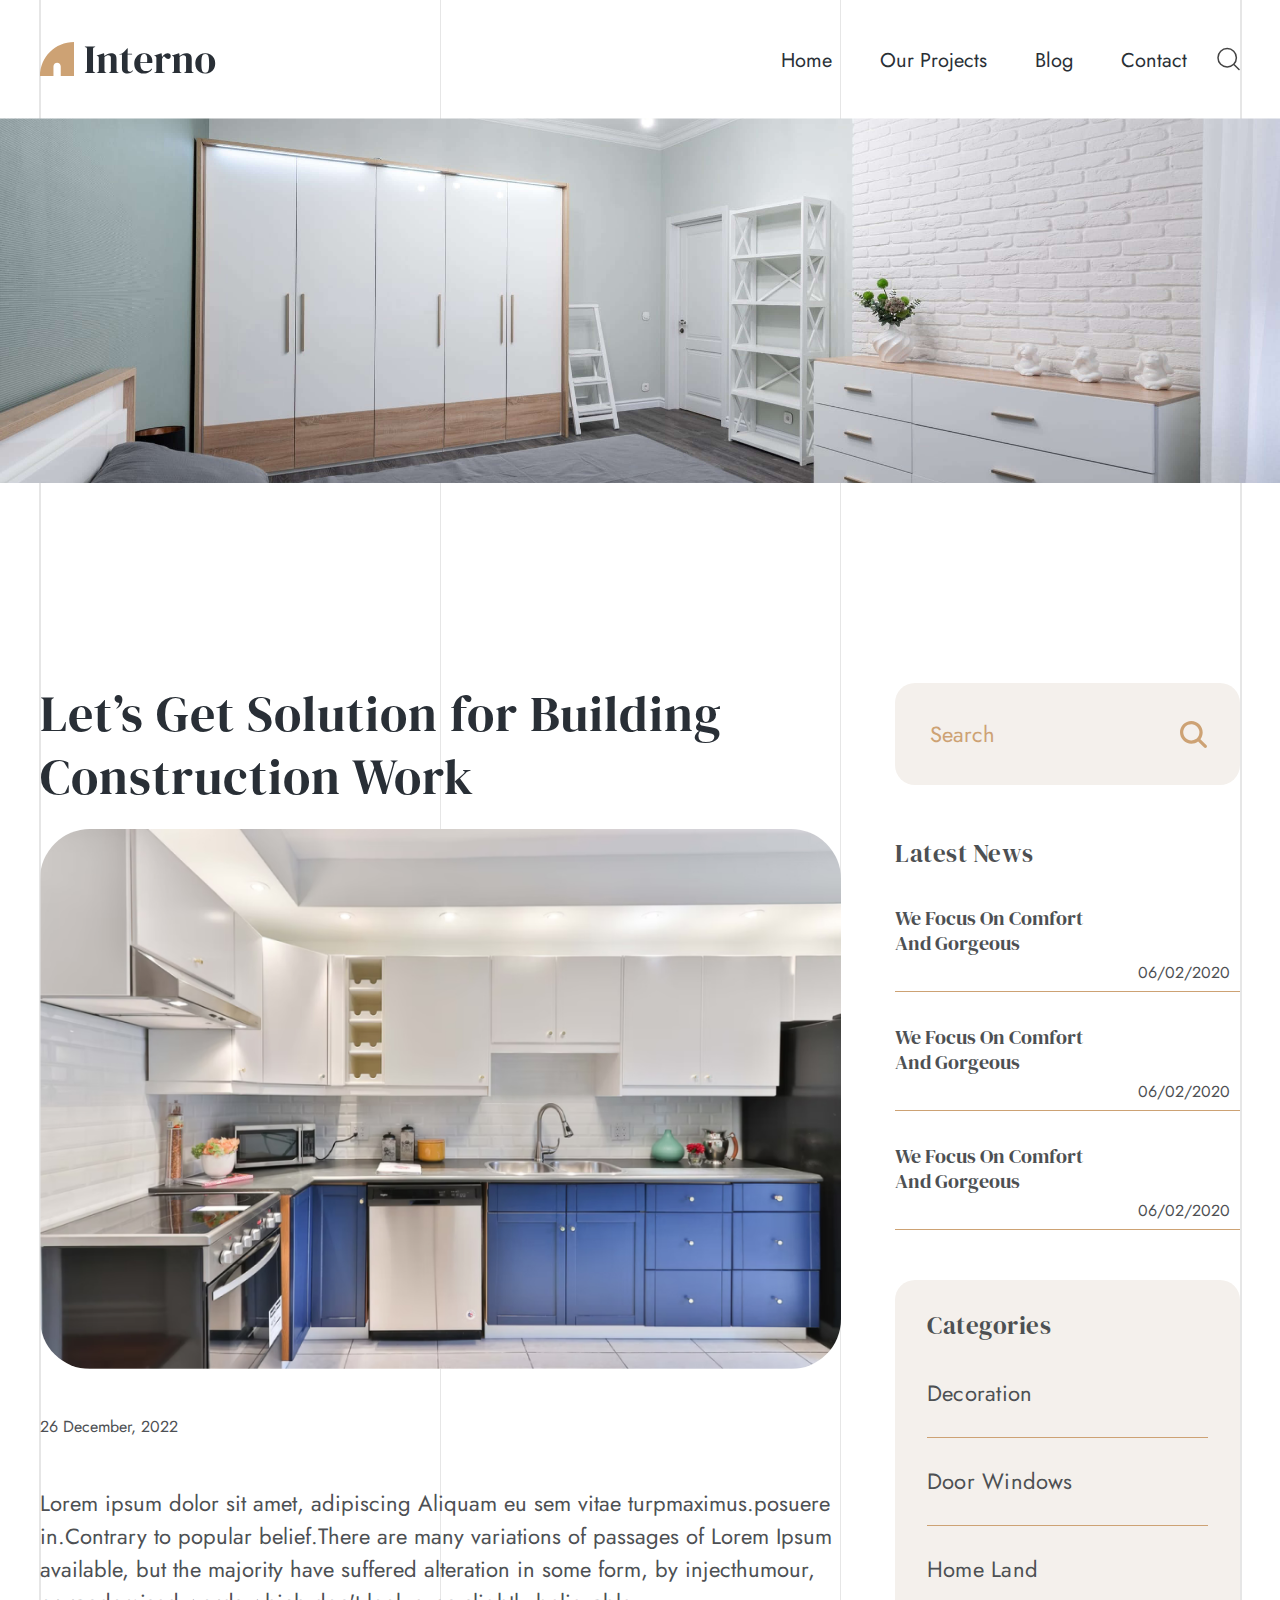
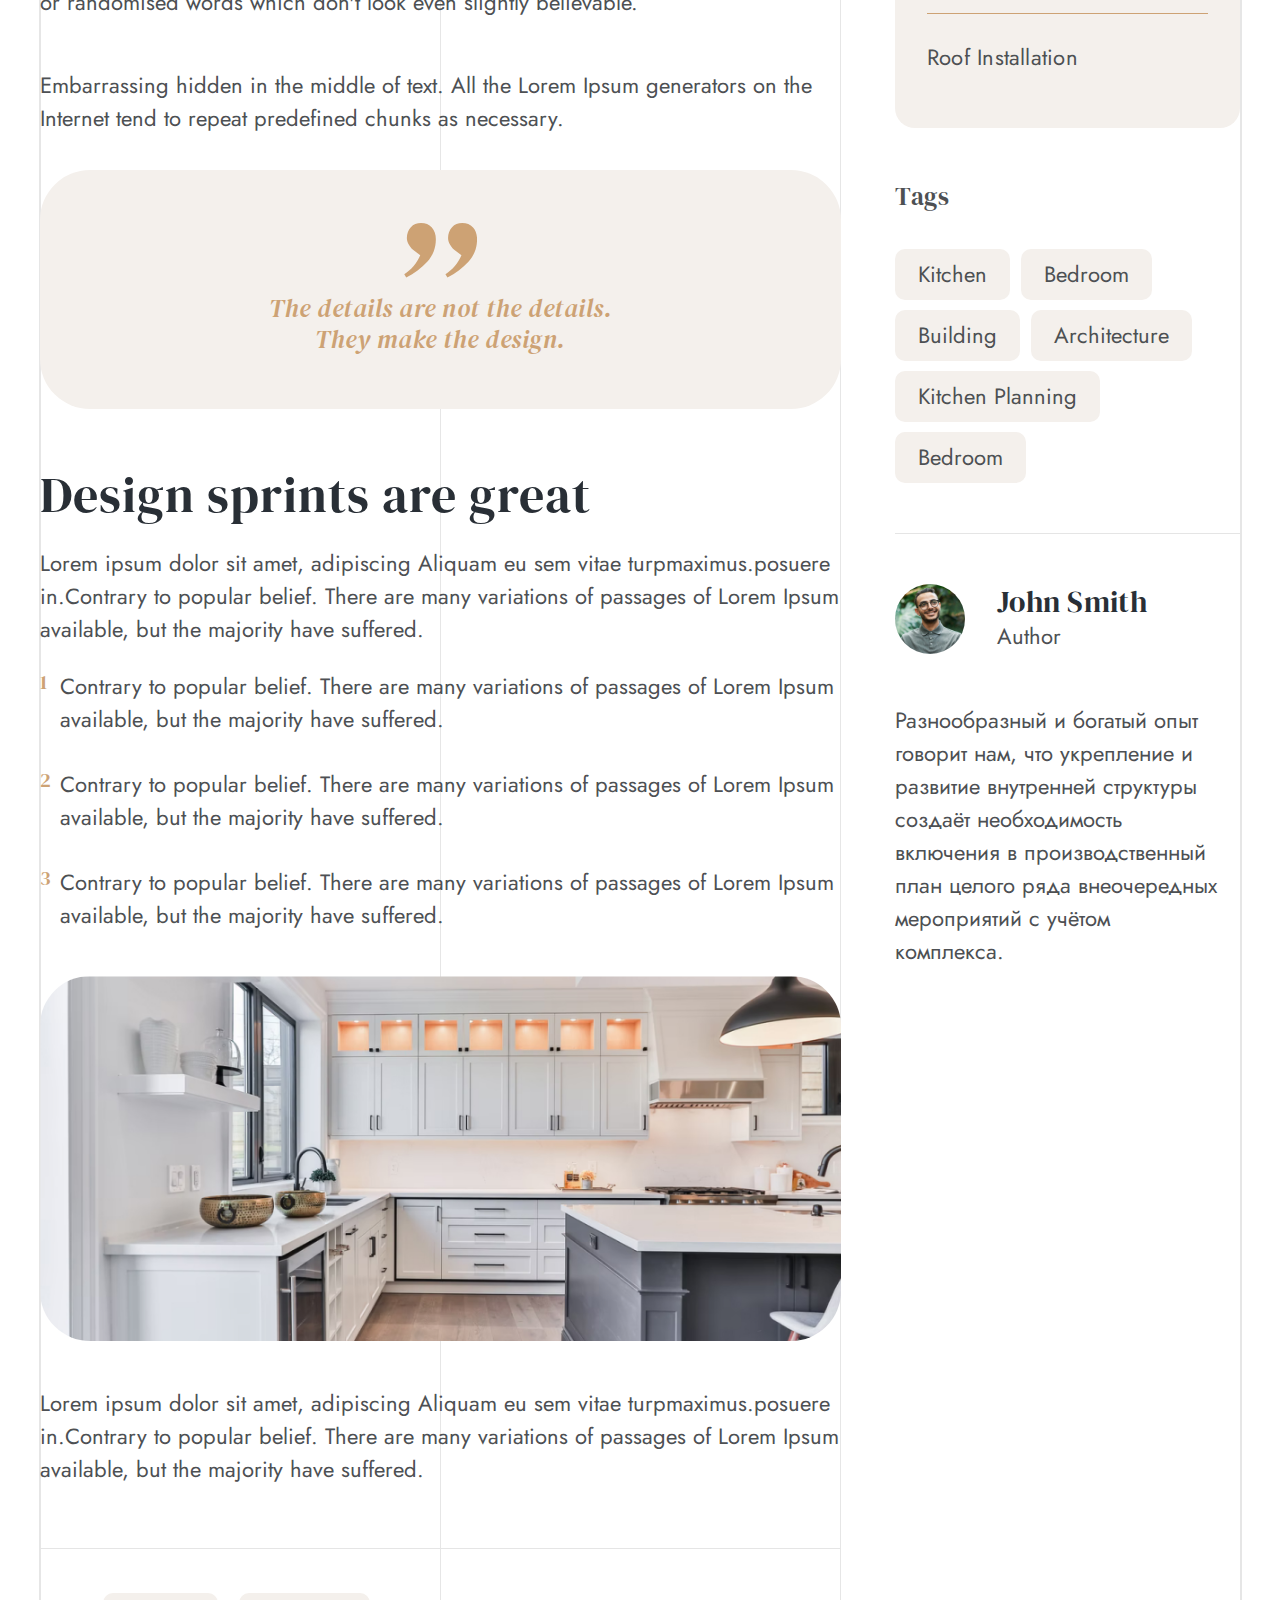
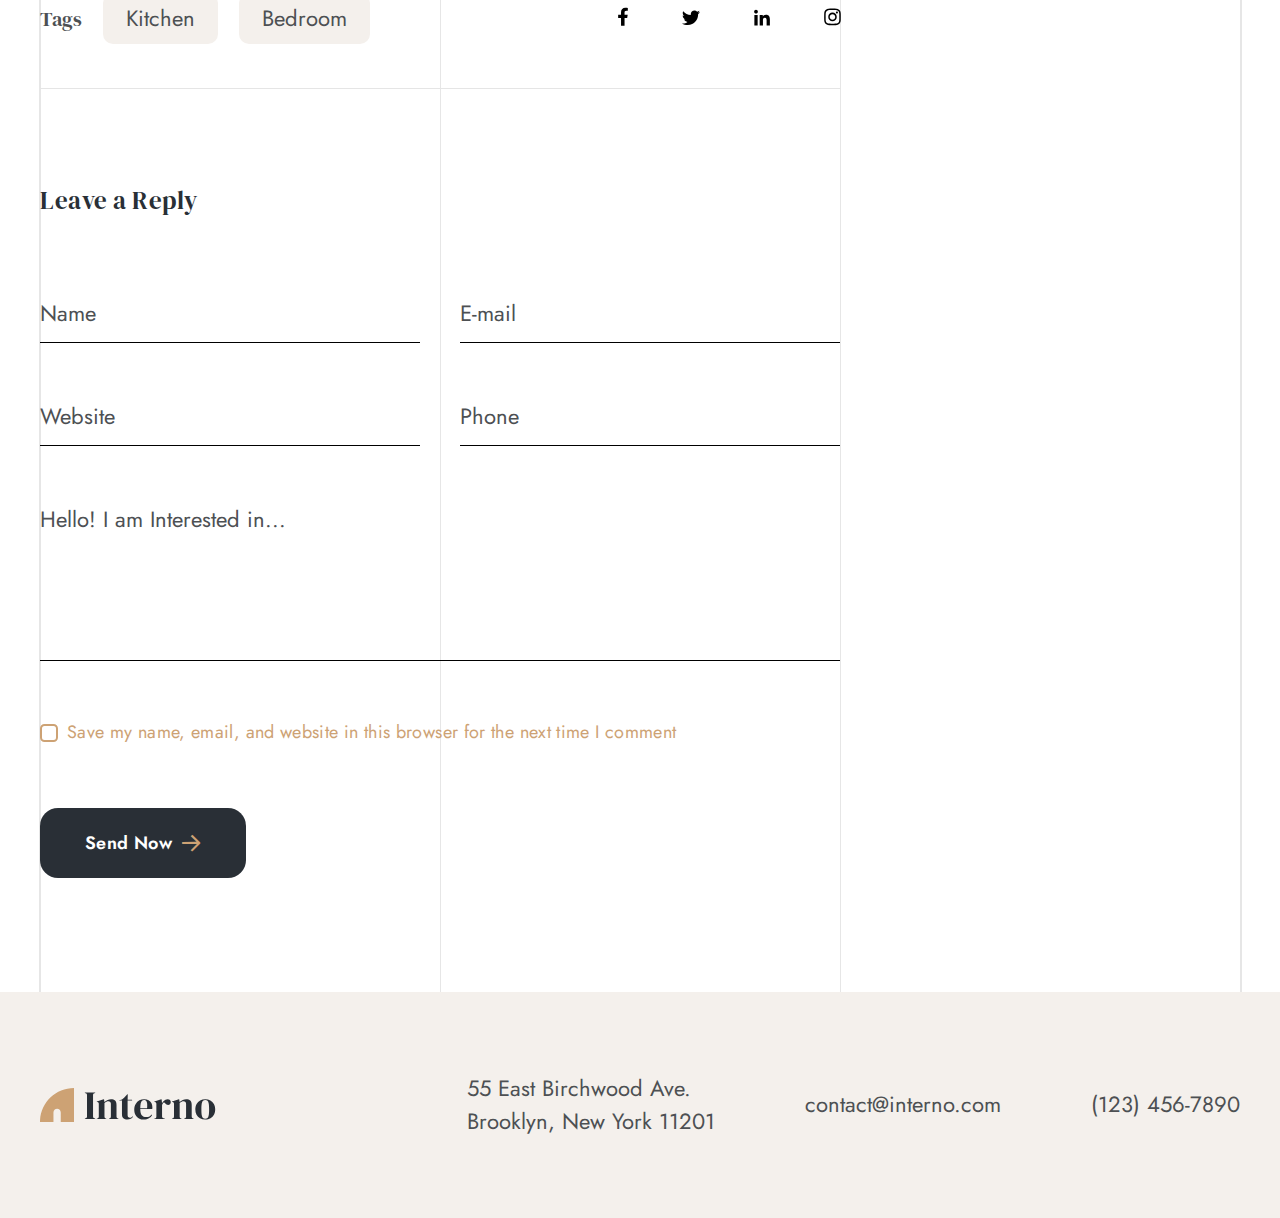
<file: post.html>
<!DOCTYPE html>
<html lang="ru">

<head>
    <meta charset="UTF-8">
    <meta http-equiv="X-UA-Compatible" content="IE=edge">
    <meta name="viewport" content="width=device-width, initial-scale=1.0">
    <title>Blog Details</title>
    <link rel="stylesheet" href="css/reset.css">
    <link rel="stylesheet" href="css/swiper-bundle.min.css">
    <link rel="stylesheet" href="css/iconsfont.css">
    <link rel="stylesheet" href="css/style.css">
</head>

<body>
    <div class="wrapper">
        <header class="header">
            <div class="container">
                <div class="header__inner">
                    <a class="logo" href="index.html">
                        <img src="img/interno_logo.svg" alt="logotype_interno">
                    </a>
                    <nav class="menu">
                        <ul class="menu__list">
                            <li class="menu__item">
                                <a href="index.html" class="menu__link">Home</a>
                            </li>
                            <li class="menu__item">
                                <a href="portfolio.html" class="menu__link">Our Projects</a>
                            </li>
                            <li class="menu__item">
                                <a href="blog.html" class="menu__link">Blog</a>
                            </li>
                            <li class="menu__item">
                                <a href="contact.html" class="menu__link">Contact</a>
                            </li>
                            <li class="menu__item">
                                <button class="menu__search" onclick="openModal()">
                                    <svg width="23" height="24" viewBox="0 0 23 24" fill="none">
                                        <g opacity="0.8">
                                            <path
                                                d="M16.6837 17.1844L21.9994 22.5001M19.375 10.6875C19.375 15.7616 15.2616 19.875 10.1875 19.875C5.11338 19.875 1 15.7616 1 10.6875C1 5.61338 5.11338 1.5 10.1875 1.5C15.2616 1.5 19.375 5.61338 19.375 10.6875Z"
                                                stroke-width="1.5" stroke-linecap="round" stroke-linejoin="round" />
                                        </g>
                                    </svg>
                                </button>
                            </li>
                        </ul>
                    </nav>
                    <button class="header__burger" onclick="openModalMenu()"></button>
                </div>
            </div>
        </header>

        <main class="main">

            <section class="top-page">
                <div class="top-page__thumb">
                    <img class="top-page__img" src="img/tops/top02.jpg" alt="Picture Top">
                </div>
            </section>

            <page class="page">
                <div class="container">
                    <div class="page__content">
                        <article class="post">
                            <header>
                                <h1>
                                    Let’s Get Solution for Building Construction Work
                                </h1>
                            </header>
                            <div class="post__thumb">
                                <img class="post__img" src="img/posts/post_cover.jpg" alt="Post Cover">
                            </div>
                            <span class="post__date">26 December, 2022</span>
                            <div class="post__body">
                                <p>Lorem ipsum dolor sit amet, adipiscing Aliquam eu sem vitae turpmaximus.posuere
                                    in.Contrary to popular belief.There are many variations of passages of Lorem Ipsum
                                    available, but the majority have suffered alteration in some form, by injecthumour,
                                    or randomised words which don't look even slightly believable.</p>
                                <p>Embarrassing hidden in the middle of text. All the Lorem Ipsum generators on the
                                    Internet tend to repeat predefined chunks as necessary.</p>

                                <blockquote class="post__blockquote blockquote">
                                    <p class="blockquote__text"> The details are not the details. They make the design.
                                    </p>
                                </blockquote>

                                <h1>
                                    Design sprints are great
                                </h1>

                                <p>Lorem ipsum dolor sit amet, adipiscing Aliquam eu sem vitae turpmaximus.posuere
                                    in.Contrary to popular belief. There are many variations of passages of Lorem Ipsum
                                    available, but the majority have suffered.
                                </p>

                                <ol class="post__body-list">
                                    <li>
                                        Contrary to popular belief. There are many variations of passages of Lorem Ipsum
                                        available, but the majority have suffered.
                                    </li>
                                    <li>
                                        Contrary to popular belief. There are many variations of passages of Lorem Ipsum
                                        available, but the majority have suffered.
                                    </li>
                                    <li>
                                        Contrary to popular belief. There are many variations of passages of Lorem Ipsum
                                        available, but the majority have suffered.
                                    </li>
                                </ol>
                                <div class="post__thumb">
                                    <img class="post__img" src="img/posts/post_cover02.jpg" alt="Post Cover">
                                </div>
                                <p>Lorem ipsum dolor sit amet, adipiscing Aliquam eu sem vitae turpmaximus.posuere
                                    in.Contrary to popular belief. There are many variations of passages of Lorem Ipsum
                                    available, but the majority have suffered.
                                </p>

                                <div class="post__body-footer body-footer">
                                    <div class="body-footer__wrapper">
                                        <div class="body-footer__tags">
                                            <h5 class="body-footer__title">
                                                Tags
                                            </h5>
                                            <a href="#" class="tags-link">Kitchen</a>
                                            <a href="#" class="tags-link">Bedroom</a>
                                        </div>
                                        <div class="social__items">
                                            <a href="#!" class="social__item"><svg width="10" height="19"
                                                    viewBox="0 0 10 19">
                                                    <path
                                                        d="M9.18359 10.875L9.67578 7.64062H6.54688V5.53125C6.54688 4.61719 6.96875 3.77344 8.375 3.77344H9.81641V0.996094C9.81641 0.996094 8.51562 0.75 7.28516 0.75C4.71875 0.75 3.03125 2.33203 3.03125 5.14453V7.64062H0.148438V10.875H3.03125V18.75H6.54688V10.875H9.18359Z" />
                                                </svg></a>
                                            <a href="#!" class="social__item"><svg width="18" height="16"
                                                    viewBox="0 0 18 16">
                                                    <path
                                                        d="M16.1367 4.09375C16.8398 3.56641 17.4727 2.93359 17.9648 2.19531C17.332 2.47656 16.5938 2.6875 15.8555 2.75781C16.6289 2.30078 17.1914 1.59766 17.4727 0.71875C16.7695 1.14062 15.9609 1.45703 15.1523 1.63281C14.4492 0.894531 13.5 0.472656 12.4453 0.472656C10.4062 0.472656 8.75391 2.125 8.75391 4.16406C8.75391 4.44531 8.78906 4.72656 8.85938 5.00781C5.80078 4.83203 3.05859 3.35547 1.23047 1.14062C0.914062 1.66797 0.738281 2.30078 0.738281 3.00391C0.738281 4.26953 1.37109 5.39453 2.39062 6.0625C1.79297 6.02734 1.19531 5.88672 0.703125 5.60547V5.64062C0.703125 7.43359 1.96875 8.91016 3.65625 9.26172C3.375 9.33203 3.02344 9.40234 2.70703 9.40234C2.46094 9.40234 2.25 9.36719 2.00391 9.33203C2.46094 10.8086 3.83203 11.8633 5.44922 11.8984C4.18359 12.8828 2.60156 13.4805 0.878906 13.4805C0.5625 13.4805 0.28125 13.4453 0 13.4102C1.61719 14.4648 3.55078 15.0625 5.66016 15.0625C12.4453 15.0625 16.1367 9.47266 16.1367 4.58594C16.1367 4.41016 16.1367 4.26953 16.1367 4.09375Z" />
                                                </svg>
                                            </a>
                                            <a href="#!" class="social__item"><svg width="16" height="17"
                                                    viewBox="0 0 16 17">
                                                    <path
                                                        d="M3.64062 16.5V5.98828H0.371094V16.5H3.64062ZM1.98828 4.58203C3.04297 4.58203 3.88672 3.70312 3.88672 2.64844C3.88672 1.62891 3.04297 0.785156 1.98828 0.785156C0.96875 0.785156 0.125 1.62891 0.125 2.64844C0.125 3.70312 0.96875 4.58203 1.98828 4.58203ZM15.8398 16.5H15.875V10.7344C15.875 7.92188 15.2422 5.74219 11.9375 5.74219C10.3555 5.74219 9.30078 6.62109 8.84375 7.42969H8.80859V5.98828H5.67969V16.5H8.94922V11.2969C8.94922 9.92578 9.19531 8.625 10.8828 8.625C12.5703 8.625 12.6055 10.1719 12.6055 11.4023V16.5H15.8398Z" />
                                                </svg></a>
                                            <a href="#!" class="social__item"><svg width="17" height="18"
                                                    viewBox="0 0 17 18">
                                                    <path
                                                        d="M8.5 4.60742C6.125 4.60742 4.23242 6.53711 4.23242 8.875C4.23242 11.25 6.125 13.1426 8.5 13.1426C10.8379 13.1426 12.7676 11.25 12.7676 8.875C12.7676 6.53711 10.8379 4.60742 8.5 4.60742ZM8.5 11.6582C6.97852 11.6582 5.7168 10.4336 5.7168 8.875C5.7168 7.35352 6.94141 6.12891 8.5 6.12891C10.0215 6.12891 11.2461 7.35352 11.2461 8.875C11.2461 10.4336 10.0215 11.6582 8.5 11.6582ZM13.918 4.45898C13.918 3.90234 13.4727 3.45703 12.916 3.45703C12.3594 3.45703 11.9141 3.90234 11.9141 4.45898C11.9141 5.01562 12.3594 5.46094 12.916 5.46094C13.4727 5.46094 13.918 5.01562 13.918 4.45898ZM16.7383 5.46094C16.6641 4.125 16.3672 2.9375 15.4023 1.97266C14.4375 1.00781 13.25 0.710938 11.9141 0.636719C10.541 0.5625 6.42188 0.5625 5.04883 0.636719C3.71289 0.710938 2.5625 1.00781 1.56055 1.97266C0.595703 2.9375 0.298828 4.125 0.224609 5.46094C0.150391 6.83398 0.150391 10.9531 0.224609 12.3262C0.298828 13.6621 0.595703 14.8125 1.56055 15.8145C2.5625 16.7793 3.71289 17.0762 5.04883 17.1504C6.42188 17.2246 10.541 17.2246 11.9141 17.1504C13.25 17.0762 14.4375 16.7793 15.4023 15.8145C16.3672 14.8125 16.6641 13.6621 16.7383 12.3262C16.8125 10.9531 16.8125 6.83398 16.7383 5.46094ZM14.957 13.7734C14.6973 14.5156 14.1035 15.0723 13.3984 15.3691C12.2852 15.8145 9.6875 15.7031 8.5 15.7031C7.27539 15.7031 4.67773 15.8145 3.60156 15.3691C2.85938 15.0723 2.30273 14.5156 2.00586 13.7734C1.56055 12.6973 1.67188 10.0996 1.67188 8.875C1.67188 7.6875 1.56055 5.08984 2.00586 3.97656C2.30273 3.27148 2.85938 2.71484 3.60156 2.41797C4.67773 1.97266 7.27539 2.08398 8.5 2.08398C9.6875 2.08398 12.2852 1.97266 13.3984 2.41797C14.1035 2.67773 14.6602 3.27148 14.957 3.97656C15.4023 5.08984 15.291 7.6875 15.291 8.875C15.291 10.0996 15.4023 12.6973 14.957 13.7734Z" />
                                                </svg>
                                            </a>
                                        </div>
                                    </div>
                                </div>
                            </div>
                            <div class="reply">
                                <div class="reply__wrapper">
                                    <h4 class="reply__title">
                                        Leave a Reply
                                    </h4>
                                    <form class="reply__form contact__form" action="">
                                        <input class="reply__form-input form-input" type="text" placeholder="Name">
                                        <input class="reply__form-input form-input" type="email" placeholder="E-mail">
                                        <input class="reply__form-input form-input" type="text" placeholder="Website">
                                        <input class="reply__form-input form-input" data-tel-input type="text" placeholder="Phone">
                                        <textarea class="reply__form-textarea form-textarea" name="" id=""
                                            placeholder="Hello! I am Interested in..."></textarea>
                                        <div class="form__checkbox">
                                            <input class="reply__checkbox custom-checkbox" type="checkbox" id="saveData"
                                                required>
                                            <label class="reply__label" for="saveData">Save my name, email, and website in this
                                                browser for the next time I comment</label>
                                        </div>
                                        <div class="reply__form-btn form-btn">
                                            <button class="btn-primary" type="text">Send Now<span class="icon-arrowbtn"></span></button>
                                        </div>
                                    </form>
                                </div>
                            </div>
                        </article>


                        <div class="sidebar">
                            <div class="widget widget-search">
                                <div class="search-area">
                                    <input class="search-area__input" type="text" placeholder="Search">
                                    <button class="search-area__btn" type="submit"></button>
                                </div>
                            </div>
                            <div class="widget widget-latest">
                                <h4 class="widget__title">
                                    Latest News
                                </h4>
                                <div class="post-recent">
                                    <article>
                                        <h5 class="post-recent__title"><a href="#">We Focus On Comfort And Gorgeous</a>
                                        </h5>
                                        <p class="post-recent__date">06/02/2020</p>
                                    </article>
                                    <article>
                                        <h5 class="post-recent__title"><a href="#">We Focus On Comfort And Gorgeous</a>
                                        </h5>
                                        <p class="post-recent__date">06/02/2020</p>
                                    </article>
                                    <article>
                                        <h5 class="post-recent__title"><a href="#">We Focus On Comfort And Gorgeous</a>
                                        </h5>
                                        <p class="post-recent__date">06/02/2020</p>
                                    </article>
                                </div>
                            </div>
                            <div class="widget widget-category">
                                <h4 class="widget__title">
                                    Categories
                                </h4>
                                <ul class="widget-category__list">
                                    <li class="widget-category__item">
                                        <a href="#">
                                            Decoration
                                        </a>
                                    </li>
                                    <li class="widget-category__item">
                                        <a href="#">
                                            Door Windows
                                        </a>
                                    </li>
                                    <li class="widget-category__item">
                                        <a href="#">
                                            Home Land
                                        </a>
                                    </li>
                                    <li class="widget-category__item">
                                        <a href="#">
                                            Roof Installation
                                        </a>
                                    </li>
                                </ul>
                            </div>
                            <div class="widget widget-tags">
                                <h4 class="widget__title">
                                    Tags
                                </h4>
                                <div class="tags-list">
                                    <a href="#" class="tags-link">Kitchen</a>
                                    <a href="#" class="tags-link">Bedroom</a>
                                    <a href="#" class="tags-link">Building</a>
                                    <a href="#" class="tags-link">Architecture</a>
                                    <a href="#" class="tags-link">Kitchen Planning</a>
                                    <a href="#" class="tags-link">Bedroom</a>
                                </div>
                            </div>

                            <div class="author">
                                <div class="author__head">
                                    <div class="author__thumb">
                                        <img class="author__img" src="img/author.jpg" alt="Author">
                                    </div>
                                    <div class="author__content">
                                        <h4 class="author__name">
                                            John Smith
                                        </h4>
                                        <span>Author</span>
                                    </div>
                                </div>
                                <div class="author__text">
                                    Разнообразный и богатый опыт говорит нам, что укрепление и развитие внутренней
                                    структуры создаёт необходимость включения в производственный план целого ряда
                                    внеочередных мероприятий с учётом комплекса.
                                </div>
                            </div>
                        </div>
                    </div>
                    
                </div>
            </page>



        </main>
    </div>

    <div class="overlay" id="overlay">
        <div class="modal-search">
            <div class="container">
                <div class="modal-search__content">
                    <input class="modal-search__input" placeholder="Search"></input>
                    <button class="modal-search__search" type="submit">
                        <img src="img/search_arrow.svg" alt="search">
                    </button>
                    <button class="modal-search__close" onclick="closeModal()" type="button">
                        <img src="img/search_close.svg" alt=""></button>
                </div>
            </div>
        </div>
    </div>

    <div class="overlay" id="overlayMenu">
        <div class="modal">
            <div class="container">
                <nav class="menu mobile-menu">
                    <ul class="menu__list">

                        <li class="menu__item">
                            <a class="logo" href="index.html">
                                <img src="img/interno_logo.svg" alt="logotype_interno">
                            </a>
                        </li>
                        <li class="menu__item">
                            <a href="index.html" class="menu__link">Home</a>
                        </li>
                        <li class="menu__item">
                            <a href="portfolio.html" class="menu__link">Our Projects</a>
                        </li>
                        <li class="menu__item">
                            <a href="blog.html" class="menu__link">Blog</a>
                        </li>
                        <li class="menu__item">
                            <a href="contact.html" class="menu__link">Contact</a>
                        </li>
                    </ul>
                </nav>
                <button type="button" class="modal__close" onclick="closeModalMenu()"></button>
            </div>
        </div>
    </div>


    <footer class="footer">
        <div class="container">
            <div class="footer__inner">
                <a class="logo" href="index.html">
                    <img src="img/interno_logo.svg" alt="logotype_interno">
                </a>
                <div class="footer__contacts">
                    <p class="footer__address">
                        55 East Birchwood Ave.<br> Brooklyn, New York 11201
                    </p>
                    <a href="mailto:contact@interno.com">
                        contact@interno.com
                    </a>
                    <a href="tel:+1234567890">
                        (123) 456-7890
                    </a>
                </div>
            </div>
        </div>
    </footer>
    </div>

    <script src="libs/phoneMask/mask.js"></script>
    <script src="libs/phoneMask/mask_list.js"></script>
    <script src="js/swiper-bundle.min.js"></script>
    <script src="js/script.js"></script>
</body>

</html>
</file>
<file: css/iconsfont.css>
@font-face {
  font-family: 'icomoon';
  src:  url('../fonts/icomoon.eot?d2kz5');
  src:  url('../fonts/icomoon.eot?d2kz5#iefix') format('embedded-opentype'),
        url('../fonts/icomoon.ttf?d2kz5') format('truetype'),
        url('../fonts/icomoon.woff?d2kz5') format('woff'),
        url('../fonts/icomoon.svg?d2kz5#icomoon') format('svg');
  font-weight: normal;
  font-style: normal;
  font-display: block;
}

[class^="icon-"], [class*=" icon-"] {
  /* use !important to prevent issues with browser extensions that change fonts */
  font-family: 'icomoon' !important;
  speak: never;
  font-style: normal;
  font-weight: normal;
  font-variant: normal;
  text-transform: none;
  line-height: 1;

  /* Better Font Rendering =========== */
  -webkit-font-smoothing: antialiased;
  -moz-osx-font-smoothing: grayscale;
}

.icon-earth:before {
  content: "\e903";
}
.icon-quote:before {
  content: "\e900";
}
.icon-arrow:before {
  content: "\e901";
}
.icon-call:before {
  content: "\e902";
}
.icon-mail:before {
  content: "\e904";
}
.icon-loupe:before {
  content: "\e905";
}
.icon-arrowbtn:before {
  content: "\e906";
}
</file>
<file: css/style.css>
@import url('https://fonts.googleapis.com/css2?family=DM+Serif+Display:ital@0;1&family=Jost:ital,wght@0,400;0,700;1,400&display=swap');


html {
    /* font-size: calc(1vw / 19.2); */
    box-sizing: border-box;
    height: 100%;
}

body {
    font-family: 'Jost', sans-serif;
    font-size: 22px;
    line-height: 1.5;
    color: #4d5053;
    height: 100%;
    background-image: url(../img/line.svg);
    background-repeat-x: no-repeat;
    background-position: center;
}

.wrapper {
    min-height: 80%;
    display: flex;
    flex-direction: column;
}

.main {
    flex-grow: 1;
}

*,
*::before,
*::after {
    box-sizing: inherit;
    margin: 0;
    padding: 0;
}

ul,
li {
    margin: 0;
    padding: 0;
    list-style: none;
}

a {
    text-decoration: none;
    color: inherit;
    cursor: pointer;
}

h1,
h2,
h3,
h4,
h5,
h6 {
    margin: 0;
}

p {
    margin: 0;
}

.container {
    max-width: 1230px;
    padding: 0 15px;
    margin: 0 auto;
}

button {
    padding: 0;
    margin: 0;
    border: none;
    background-color: transparent;
    cursor: pointer;
}

.title {
    font-family: 'DM Serif Display';
    font-weight: 400;
    font-size: 50px;
    line-height: 1.2;
    letter-spacing: 0.02em;
    color: #292F36;
}

.btn-primary {
    display: inline-flex;
    align-items: center;
    gap: 9px;
    padding: 22px 45px;
    background-color: #292F36;
    font-size: 18px;
    font-weight: 600;
    color: #fff;
    letter-spacing: 0.02em;
    text-decoration: none;
    cursor: pointer;
    border-radius: 18px;
    position: relative;
    transition: all .3s;
}

.btn-primary span {
    color: #CDA274;
    display: inline-flex;
}

/* .btn-primary::after {
    content: '';
    background-image: url(../img/arrow.svg);
    background-size: cover;
    background-repeat: no-repeat;
    display: inline-block;
    width: 20px;
    height: 18px;
    position: absolute;
    right: 45px;
    top: calc(50% - 9px);
} */

.btn-primary:hover {
    background-color: #CDA274;
}

.btn-primary:hover span {
    color: #000;
}

.btn-primary:active {
    top: 2px;
}


.none {
    display: none;
}


/* .mobile-menu {
    top: 0;
    bottom: 0;
    right: 0;
    left: 0;
    height: 100%;
} */

/* _______________________________ */

.header {
    width: 100%;
    padding-top: 34px;
    padding-bottom: 34px;
    /* position: fixed; */
    /* z-index: 5; */
    /* background-color: #fff; */
}


.header__inner {
    display: flex;
    justify-content: space-between;
    align-items: center;
}

.menu__list {
    display: flex;
    align-items: center;
}

.menu__item {
    transition: all .3s;
}

.menu__item+.menu__item {
    margin-left: 48px;
}

.menu__item:last-child {
    margin-left: 30px;
}

.menu__link {
    color: #292F36;
    font-size: 20px;
    transition: color .3s;
}

.menu__link:hover,
.footer__mail:hover,
.footer__phone:hover {
    color: #CDA274;
}

.menu__item:hover {
    transform: scale(1.1);
}


.menu__search {
    display: flex;
    cursor: pointer;
}

.menu__search svg {
    stroke: #141414;
    transition: all .3s;
    -webkit-transition: all .3s;
    -moz-transition: all .3s;
    -ms-transition: all .3s;
    -o-transition: all .3s;
}

.menu__search svg:hover {
    stroke: #CDA274;
}

.header__burger {
    display: none;
    width: 31px;
    height: 20px;
    background-image: url(../img/menu.svg);
    background-repeat: no-repeat;
    background-size: cover;
    cursor: pointer;
}


/* Hero _______________________________ */



.hero__content {
    position: relative;
    overflow: hidden;
    border-radius: 0 0 0 30vh;
    height: calc(100vh - 145px);
    min-height: 400px;
    max-height: 1024px;
    display: flex;
    align-items: center;
    margin-bottom: 198px;
}

.hero__container {
    flex-basis: 100%;
}

.hero__img {
    width: 100%;
    height: 100%;
    position: absolute;
    top: 0;
    left: 0;
    object-fit: cover;
    z-index: -1;
}

.hero__title,
.hero__desc {
    max-width: 600px;
}

.hero__title {
    font-family: 'DM Serif Display', serif;
    font-weight: 400;
    font-size: 85px;
    line-height: 1.2;
    color: #292F36;
    margin-bottom: 9px;
    /* margin-top: 0; */
}

.hero__desc {
    color: #4D5053;
    margin-top: 15px;
    font-size: 22px;
    line-height: 1.5;
    letter-spacing: 0.01em;
}

/* _____________________________ */

.about {
    margin-bottom: 198px;
}

.about__inner {
    display: flex;
    justify-content: space-between;
    align-items: center;
    gap: 75px;
}

.about__text {
    flex-grow: 1;
    flex-basis: calc(100% - 700px);
}

.about__desc {
    font-size: 22px;
}

.about__title {
    margin-bottom: 33px;
}

.about-phone {
    display: flex;
    align-items: center;
    gap: 15px;
    margin-top: 45px;
    margin-bottom: 47px;
    cursor: pointer;
}

.about-phone__text {
    font-size: 22px;
}

.about-phone__icon {
    background-color: #F4F0EC;
    width: 93px;
    height: 93px;
    border-radius: 100%;
    display: flex;
    justify-content: center;
    align-items: center;
}

.about-phone__icon::after {
    content: '';
    background-image: url(../img/call.svg);
    background-repeat: no-repeat;
    background-size: cover;
    display: block;
    width: 32px;
    height: 32px;
}

.about-phone__text p:first-child {
    font-weight: 700;
    font-size: 24px;
}

.about__image {
    position: relative;
    overflow: hidden;
    flex-basis: 50%;
    height: 653px;
    border-radius: 0 326px 0 123px;
}

.about__img {
    width: 100%;
    height: 100%;
    position: absolute;
    left: 50%;
    top: 50%;
    transform: translate(-50%, -50%);
    object-fit: cover;
}


/* Swiper______________________________________ */


.swiper-feedback__slide {
    text-align: center;
    background-color: #F4F0EC;
    border-radius: 70px;
    padding: 88px 225px 182px;
    box-sizing: border-box;
}

.swiper-feedback__text {
    font-family: 'DM Serif Display', serif;
    font-size: 35px;
    line-height: 1.25;
    font-style: italic;
    color: #292f36;
    margin-top: 90px;
    margin-bottom: 34px;
}

.swiper-feedback__text::before {
    content: '';
    background-image: url(../img/quote.svg);
    display: block;
    width: 31px;
    height: 23px;
    margin: 0 auto 27px;
}

.swiper-feedback__author {
    font-size: 25px;
    text-transform: uppercase;
}

.swiper-feedback__next {
    right: 92px;
}

.swiper-feedback__prev {
    left: 92px;
}

.swiper-feedback__next,
.swiper-feedback__prev {
    background-color: #fff;
    width: 52px;
    height: 52px;
    border-radius: 100%;
    outline: none;
}

.swiper-feedback__next::after,
.swiper-feedback__prev::after {
    content: '';
    background-image: url(../img/swiper_arrow.svg);
    background-size: cover;
    background-position: center center;
    background-repeat: no-repeat;
    background-color: transparent;
    display: block;
    width: 8px;
    height: 16px;
}

.swiper-feedback__prev::after {
    transform: rotate(180deg);
    -webkit-transform: rotate(180deg);
    -moz-transform: rotate(180deg);
    -ms-transform: rotate(180deg);
    -o-transform: rotate(180deg);
}

/* Brands_____________________________ */

.brands {
    padding-top: 178px;
    padding-bottom: 178px;
}

.brands__inner {
    display: flex;
    align-items: center;
    justify-content: space-around;
}

.brands__image {
    cursor: pointer;
    transition: all 0.3s;
    -webkit-transition: all 0.3s;
    -moz-transition: all 0.3s;
    -ms-transition: all 0.3s;
    -o-transition: all 0.3s;
}

.brands__image:hover {
    transform: scale(1.2);
    -webkit-transform: scale(1.2);
    -moz-transform: scale(1.2);
    -ms-transform: scale(1.2);
    -o-transform: scale(1.2);
}




/* Statistics_____________________________ */

.stat {
    padding: 151px 0;
    background-color: #F4F0EC;
    margin-bottom: 178px;
}

.stat__inner {
    display: flex;
    align-items: center;
    justify-content: space-around;
    text-align: center;
}

.stat__item {
    flex-basis: 25%;
    padding: 0 15px;
    position: relative;
}

.stat__item::after {
    content: '';
    display: block;
    width: 1px;
    height: 130px;
    background-color: #CDA274;
    position: absolute;
    right: 0;
    top: calc(50% - 65px);
}

.stat__item:last-child:after {
    display: none;
}

.stat__item span {
    display: block;
    font-family: 'DM Serif Display', serif;
    font-size: 85px;
    color: #CDA274;
    line-height: 1.25;
    transition: all .3s;
}

.stat__item:hover span {
    transform: scale(1.2);
}

/* Articles ____________________ */

.articles {
    margin-bottom: 178px;
}

.articles__title,
.articles__text {
    text-align: center;
}

.articles__title {
    margin-bottom: 12px;
}

.articles__text {
    max-width: 800px;
    margin: 0 auto;
}

.articles__items {
    margin-top: 52px;
    display: grid;
    grid-template-columns: repeat(3, 1fr);
    gap: 27px;
}

.articles__item {
    padding: 21px;
    border: 1px solid #E7E7E7;
    border-radius: 62px;
    transition: all .3s;
    background-color: #fff;
}

.articles__item:hover {
    background-color: #F4F0EC;
}

.articles__thumb {
    border-radius: 45px 45px 0 0;
    position: relative;
    overflow: hidden;
    margin-bottom: 21px;
    height: 290px;
}

.articles__img {
    width: 100%;
    height: 100%;
    position: absolute;
    left: 50%;
    top: 50%;
    transform: translate(-50%, -50%);
    object-fit: cover;
}

.articles__tag {
    position: absolute;
    bottom: 15px;
    left: 15px;
    text-transform: capitalize;
    padding: 10px 9px;
    font-size: 16px;
    line-height: 1.0;
    letter-spacing: 0.01em;
    background: #fff;
    border-radius: 8px 8px 8px 0;
}

.articles__item-title {
    min-height: 95px;
    text-align: left;
    font-family: 'DM Serif Display', serif;
    font-weight: 400;
    text-transform: capitalize;
    font-size: 25px;
    line-height: 1.25;
    color: #292F36;
    letter-spacing: 0.02em;
    max-width: 290px;
    margin-bottom: 30px;
}

.articles__info {
    display: flex;
    justify-content: space-between;
    align-items: center;
}

.articles__date {
    font-size: 16px;
    letter-spacing: 0.01em;
    text-transform: capitalize;
    color: #4D5053;
}

.articles__link {
    flex-basis: 52px;
    height: 52px;
    background-color: #F4F0EC;
    border-radius: 100%;
    display: flex;
    justify-content: center;
    align-items: center;
    transition: all .3s;
}

.articles__link::after {
    content: '';
    background-image: url(../img/arrow_btn.svg);
    background-size: cover;
    background-repeat: no-repeat;
    background-position: center center;
    background-color: transparent;
    display: block;
    width: 7px;
    height: 13px;
}

.articles__item:hover .articles__link {
    background-color: #fff;
}

/* Email _______________________ */

.email {
    margin-bottom: 203px;
}

.email__subscribe {
    text-align: center;
    padding: 80px 0;
    background-color: #292F36;
    border-radius: 70px;
}

.email__title {
    color: #fff;
    margin-bottom: 11px;
}

.email__desc {
    color: #fff;
    letter-spacing: 0.01em;
    margin-bottom: 32px;
}

.email__box {
    display: flex;
    justify-content: center;
    align-items: center;
}

.email__input {
    padding: 0 20px;
    background-color: #fff;
    border-radius: 18px 0 0 18px;
    color: #000;
    width: 265px;
    height: 75px;
}

.email__input::placeholder {
    font-size: 18px;
    color: #98A2B3;
    font-weight: 500;
}

.email__btn {
    padding: 0 20px;
    border-radius: 0 18px 18px 0;
    background-color: #CDA274;
    font-size: 18px;
    font-weight: 600;
    height: 75px;
    color: #fff;
    transition: all .3s;
    border-left: 1px solid transparent;
}

.email__btn:hover {
    color: #CDA274;
    background-color: #fff;
    border-left: 1px solid #CDA274;
}


/* Contact _____________________ */

.contact {
    margin-bottom: 156px;
}

.contact__title {
    max-width: 634px;
    margin: 0 auto;
    text-align: center;
}

.contact__form {
    margin: 77px auto 0;
    max-width: 800px;
    display: grid;
    grid-template-columns: repeat(2, 1fr);
    gap: 57px 40px;
}

.form-input {
    padding-bottom: 13px;
    color: #000;
    border-bottom: 1px solid #000;
    background-color: transparent;
}

.form-input::placeholder {
    color: #4D5053;
}

.form-textarea {
    background-color: transparent;
    height: 158px;
    border-bottom: 1px solid #000;
    grid-column: span 2;
    resize: none;
}

.form-textarea::placeholder {
    color: #4D5053;
}

.form-textarea:focus {
    outline: none;
}

.form-btn {
    grid-column: span 2;
    width: 220px;
}

.contact__form-btn {
    margin: 0 auto;
}

/* Blog ________________________ */

.top-page {
    margin-bottom: 200px;
}

.top-page__thumb {
    position: relative;
    overflow: hidden;
    width: 100%;
    height: 365px;
}

.top-page__img {
    width: 100%;
    height: 100%;
    position: absolute;
    top: 50%;
    left: 50%;
    transform: translate(-50%, -50%);
    object-fit: cover;
    z-index: -1;
}

.info-page {
    position: absolute;
    bottom: 0;
    left: 0;
    right: 0;
    margin: 0 auto;
    text-align: center;
    padding: 41px 0;
    background-color: #fff;
    border-radius: 37px 37px 0 0;
    max-width: 503px;
}

.breadcrumbs {
    display: flex;
    justify-content: center;
    align-items: center;
    gap: 34px;
}

.breadcrumbs__link {
    position: relative;
}

.breadcrumbs__link:not(:last-child):after {
    content: '/';
    position: absolute;
    right: -20px;
}

/* Latest Post ——————————————————— */

.article-main__item {
    margin-top: 27px;
    display: grid;
    grid-template-columns: repeat(2, 1fr);
    gap: 65px;
    padding: 22px;
    border: 1px solid #E7E7E7;
    border-radius: 62px;
    background-color: #fff;
    transition: all .3s;
}

.article-main__item:hover {
    background-color: #F4F0EC;
}

.article-main__item:hover .info__link {
    background-color: #fff;
}

.article-main__image {
    height: 478px;
    border-radius: 50px;
    overflow: hidden;
    position: relative;
}

.article-main__img {
    width: 100%;
    height: 100%;
    position: absolute;
    transform: translate(-50%, -50%);
    top: 50%;
    left: 50%;
    object-fit: cover;
}


.article-main__content {
    max-width: 490px;
}

.article-main__subtitle {
    max-width: 400px;
    font-family: 'DM Serif Display', sans-serif;
    font-size: 25px;
    font-weight: 400;
    color: #292F36;
    margin-bottom: 22px;
}

.article-main__text+.article-main__text {
    margin-top: 45px;
}

.info {
    margin-top: 41px;
    display: flex;
    justify-content: space-between;
    align-items: center;
}

.info span {
    font-size: 16px;
    letter-spacing: 0.01em;
    text-transform: capitalize;
    color: #4D5053;
}

.info__link {
    flex-basis: 52px;
    height: 52px;
    background-color: #F4F0EC;
    border-radius: 100%;
    display: flex;
    justify-content: center;
    align-items: center;
    transition: all .3s;
}

.info__link::after {
    content: '';
    background-image: url(../img/arrow_btn.svg);
    background-size: cover;
    background-repeat: no-repeat;
    background-position: center center;
    background-color: transparent;
    display: block;
    width: 7px;
    height: 13px;
}



/* Articles and News___________ */

.articles-news {
    margin-top: 150px;
}

.pagination {
    margin-top: 50px;
    margin-bottom: 142px;
    display: flex;
    justify-content: center;
    align-items: center;
    gap: 20px;
}

.pagination span {
    font-size: 16px;
    background-color: #F4F0EC;
    border-radius: 100%;
    display: flex;
    justify-content: center;
    align-items: center;
    flex-basis: 52px;
    height: 52px;
    transition: all .3s;
}

.pagination a {
    font-size: 16px;
    background-color: #fff;
    border: 1px solid #CDA274;
    border-radius: 100%;
    display: flex;
    justify-content: center;
    align-items: center;
    flex-basis: 52px;
    height: 52px;
    transition: all .3s;
}

.pagination a:hover {
    background-color: #CDA274;
    color: #fff;
}

.pagination-next {
    background-image: url(../img/arrow_btn.svg);
    background-repeat: no-repeat;
    background-position: center center;
}

/* Post _______________ */

.post h1 {
    font-family: 'DM Serif Display', sans-serif;
    font-weight: 400;
    font-size: 50px;
    line-height: 1.25;
    letter-spacing: 0.02em;
    color: #292F36;
    margin-bottom: 21px;
}

.post__thumb {
    width: 100%;
    height: 540px;
    position: relative;
    border-radius: 50px;
    overflow: hidden;
    margin-bottom: 46px;
}

.post__body .post__thumb {
    height: 365px;
}

.post__img {
    width: 100%;
    height: 100%;
    position: absolute;
    top: 50%;
    left: 50%;
    transform: translate(-50%, -50%);
    object-fit: cover;
}

.post__date {
    display: block;
    font-size: 16px;
    margin-bottom: 48px;
}

.post__body p+p {
    margin-top: 50px;
}

.post__body p:not(:last-child) {
    margin-bottom: 24px;
}

.post__blockquote {
    margin-top: 35px;
    margin-bottom: 55px;
    text-align: center;
    font-family: 'DM Serif Display', sans-serif;
    font-style: italic;
    font-weight: 400;
    font-size: 25px;
    line-height: 1.25;
    letter-spacing: 0.02em;
    color: #CDA274;
    background-color: #F4F0EC;
    border-radius: 50px;
    padding: 53px 227px;
    position: relative;
}

.post__blockquote::before {
    content: '';
    display: block;
    width: 73px;
    height: 55px;
    background-image: url(../img/posts/quote.svg);
    margin: 0 auto 15px;
}


.post__body-list li+li {
    margin-top: 32px;
}

.post__body-list {
    margin-bottom: 44px;
    counter-reset: num;
}

.post__body-list li {
    position: relative;
    padding-left: 20px;
}

.post__body-list li:before {
    content: counter(num) '';
    counter-increment: num;
    font-family: 'DM Serif Display', sans-serif;
    font-size: 20px;
    display: inline-block;
    position: absolute;
    top: -3px;
    left: 0;
    width: 20px;
    color: #CDA274;
    text-align: left;
}

/* Post Body Tags ______ */

.body-footer {
    margin-top: 62px;
    margin-bottom: 93px;
    padding: 44px 0 44px;
    border-top: 1px solid #E5E5E5;
    border-bottom: 1px solid #E5E5E5;
}

.body-footer__wrapper,
.body-footer__tags {
    display: flex;
    align-items: center;
}

.body-footer__wrapper {
    justify-content: space-between;
}

.body-footer__title {
    font-family: 'DM Serif Display', sans-serif;
    font-size: 20px;
}

.body-footer__tags {
    gap: 21px;
}

.social__item {
    transition: all .3s;
}

.social__item:hover {
    fill: #CDA274;
    transform: scale(1.2);
}

.social__items img {
    display: block;
}

.social__items {
    display: flex;
    align-items: center;
    gap: 54px;
}


/* Reply ______________ */

.reply {
    margin-bottom: 114px;
}

.reply__title {
    font-family: 'DM Serif Display', sans-serif;
    font-size: 25px;
    letter-spacing: 0.02em;
    color: #292F36;
}

.reply__form {
    margin: 77px 0 0;
    max-width: 800px;
    display: grid;
    grid-template-columns: repeat(2, 1fr);
    gap: 57px 40px;
}

.form__checkbox {
    grid-column: span 2;
}

.custom-checkbox {
    position: absolute;
    z-index: -1;
    opacity: 0;
}

.custom-checkbox+label {
    cursor: pointer;
    display: inline-flex;
    align-items: center;
    user-select: none;
}

.custom-checkbox+label::before {
    content: '';
    display: inline-block;
    width: 1em;
    height: 1em;
    flex-shrink: 0;
    flex-grow: 0;
    border: 2px solid #CDA274;
    border-radius: 0.25em;
    margin-right: 0.5em;
    background-repeat: no-repeat;
    background-position: center center;
    background-size: cover;
}

.custom-checkbox:checked+label::before {
    border: none;
    background-image: url("../img/check2.svg");
}

/* .custom-checkbox:not(:disabled):not(:checked)+label:hover::before {
    border-color: rgba(0, 0, 255, 0.33);
} */

/* .custom-checkbox:focus+label::before {
    box-shadow: 0 0 0 0.2rem rgba(0, 0, 255, 0.125);
} */

/* .custom-checkbox:focus:not(:checked)+label::before {
    border-color: #c3c3c3;
} */


.reply__label {
    font-size: 18px;
    line-height: 1.25;
    letter-spacing: 0.02em;
    color: #CDA274;

}


/* Portfolio __________ */

.portfolio {
    margin-bottom: 214px;
}


.content__tabs {
    text-align: center;
}

.tabs {
    display: inline-flex;
    justify-content: center;
    align-items: center;
    margin-bottom: 61px;
    border: 1px solid #CDA274;
    border-radius: 18px;
}

.tab-link {
    padding: 26px 66px;
    border-radius: 17px;
    transition: all .3s;
}

.tab-link.active {
    background-color: #CDA274;
    color: #fff;
}

.tab-content {
    display: none;
}

.grid {
    display: grid;
    grid-template-columns: repeat(2, 1fr);
    gap: 30px;
    animation: fading 1.3s;
}

@keyframes fading {
    from {
        opacity: 0
    }

    to {
        opacity: 1;
    }

}

.tab-content__box {
    position: relative;
    overflow: hidden;
    width: 100%;
    height: 522px;
    transition: all .3s;
}

.tab-content__box:hover {
    filter: drop-shadow(0 0 10px #CDA274);
}

.tab-content__img {
    display: block;
    width: 100%;
    height: 100%;
    position: absolute;
    transform: translate(-50%, -50%);
    top: 50%;
    left: 50%;
    object-fit: cover;
}



/* Contact ____________ */

.contact__title {
    margin-bottom: 80px;
}

.contact__box {
    display: flex;
    align-items: start;
    gap: 55px;
}

.contact__info {
    padding: 76px 32px;
    background-color: #F4F0EC;
    border-radius: 50px;
}

.contact__action {
    display: flex;
    flex-direction: column;
    gap: 30px;
    margin-bottom: 47px;
}

.action__item {
    display: flex;
    align-items: center;
    gap: 15px;
    cursor: pointer;
}

.action__image {
    display: flex;
    justify-content: center;
    align-items: center;
    background-color: #fff;
    width: 52px;
    height: 52px;
    border-radius: 100%;
}


.action__item p {
    padding-right: 10px;
    font-size: 20px;
}

.contact__social {
    gap: 30px;
}


.contact-form {
    flex-grow: 1;
    margin: 0;
}


.contact__btn {
    justify-self: end;
}





/* Sidebar _____________ */

.page {
    margin-bottom: 114px;
}

.page__content {
    display: grid;
    grid-template-columns: 1fr 345px;
    gap: 54px;
}


.widget+.widget {
    margin-top: 50px;
}

.search-area {
    position: relative;
}

.search-area__input {
    width: 100%;
    background-color: #F4F0EC;
    padding: 34px 65px 34px 34px;
    border-radius: 20px;
    border: 1px solid transparent;
    transition: all .3s;
}

.search-area__input::placeholder {
    color: #CDA274;
}

.search-area__input:focus {
    background-color: #fff;
    border: 1px solid #CDA274;
}

.search-area__btn {
    width: 27px;
    height: 27px;
    right: 33px;
    position: absolute;
    top: calc(50% - 13.5px);
    background-image: url(../img/search_orange.svg);
    background-repeat: no-repeat;
    background-position: center center;
}


.widget__title {
    font-family: 'DM Serif Display', sans-serif;
    font-size: 25px;
    font-weight: 400;
    letter-spacing: 0.02em;
    margin-bottom: 33px;
}

.post-recent__title {
    font-family: 'DM Serif Display', sans-serif;
    font-size: 20px;
    line-height: 1.25;
    margin-bottom: 5px;
    max-width: 200px;
    transition: all .3s;
}


.post-recent__title a {
    transition: all .3s;
}

.post-recent__title:hover a {
    color: #CDA274;
}

.post-recent article+article {
    margin-top: 33px;
}

.post-recent__date {
    font-size: 16px;
    text-align: right;
    color: #4D5053;
    margin-top: 5px;
    padding-bottom: 6px;
    padding-right: 10px;
    border-bottom: 1px solid #CDA274;

}

/* Category ___________________ */

.widget-category {
    padding: 27px 32px;
    background-color: #F4F0EC;
    border-radius: 20px;
}

.widget-category__item {
    padding-bottom: 27px;
    letter-spacing: 0.01em;
    color: #4D5053;
    border-bottom: 1px solid #CDA274;
    cursor: pointer;
}

.widget-category__item a {
    transition: all .3s;
}

.widget-category__item:hover a {
    color: #CDA274;
}

.widget-category__item+.widget-category__item {
    padding-top: 27px;

}

.widget-category__item:last-child {
    border-bottom: none;
}

/* Tags _______________________ */

.tags-list {
    display: flex;
    flex-wrap: wrap;
    gap: 10px 11px;
}

.tags-link {
    padding: 9px 23px;
    background-color: #F4F0EC;
    border-radius: 10px;
    transition: all .4s;
}

.tags-link:hover {
    background-color: #292f36;
    color: #fff;
}

/* Author ____________________ */

.author {
    padding-top: 50px;
    border-top: 1px solid #E5E5E5;
    margin-top: 50px;
}

.author__head {
    display: flex;
    align-items: center;
    gap: 32px;
}

.author__thumb {
    position: relative;
    overflow: hidden;
    border-radius: 100%;
    flex-basis: 70px;
    height: 70px;
    cursor: pointer;

}

.author__thumb:hover img {
    transform: scale(1.2);
}

.author__img {
    /* position: absolute;
    top: 50%;
    left: 50%;
    transform: translate(-50%, -50%); */
    width: 100%;
    height: 70px;
    object-fit: cover;
    transition: all .3s;
}

.author__name {
    font-family: 'DM Serif Display', sans-serif;
    font-size: 30px;
    line-height: 1.2;
    letter-spacing: 0.01em;
    color: #292F36;
}

.author__text {
    margin-top: 50px;
    padding-right: 20px;
}

/* Error 404 _______________________ */

.error {
    height: 100vh;
    position: relative;
    padding-top: 200px;
    padding-bottom: 298px;
}

.error__title {
    font-family: 'DM Serif Display', sans-serif;
    font-size: 250px;
    line-height: 1;
    font-weight: 400;
    color: #CDA274;
    margin-bottom: 15px;
}

.error__text {
    font-family: 'DM Serif Display';
    font-size: 35px;
    line-height: 150%;
    letter-spacing: 0.01em;
    color: #292F36;
    margin-bottom: 23px;
    max-width: 485px;
}

.error__btn {
    padding: 22px 54px;
}

.error__thumb {
    width: 100%;
    height: 100%;
    position: relative;
    overflow: hidden;
    border-radius: 0 0 0 clamp(100px, 17vw, 353px);
}

.error__img {
    width: 100%;
    height: 100%;
    position: absolute;
    top: 50%;
    left: 50%;
    transform: translate(-50%, -50%);
    object-fit: cover;
}

.error__bg {
    position: absolute;
    top: 0;
    right: 0;
    width: 47%;
    height: 100%;
}










/* _____________________________ */

.footer {
    padding-top: 80px;
    padding-bottom: 80px;
    background-color: #F4F0EC;
}

.footer__inner {
    display: flex;
    justify-content: space-between;
    align-items: center;
}

.footer__contacts {
    color: #4D5053;
    font-size: 22px;
    display: flex;
    justify-content: space-between;
    align-items: center;
    gap: 90px;
}

.footer__mail,
.footer__phone {
    transition: color .3s;
}

.overlay {
    position: fixed;
    top: -100vh;
    left: 0;
    right: 0;
    height: 100vh;
    background-color: rgba(0, 0, 0, 0.5);
    z-index: 999;
    transition: all .3s;
}

.modal-search,
.modal {
    width: 100%;
    background-color: #fff;
    padding-top: 42px;
    padding-bottom: 45px;
}

.modal-search__content {
    display: flex;
    align-items: center;
    justify-content: space-between;
    gap: 38px;
}

.modal-search__input {
    font-family: Jost, sans-serif;
    font-weight: 400;
    font-size: 22px;
    line-height: 1.5;
    flex-grow: 1;
    padding-bottom: 13px;
    border-bottom: 1px solid #000000;
}

.modal-search__input:focus {
    outline: none;
    border-bottom-color: #CDA274;
}

.modal-search__search {
    display: flex;
    align-items: center;
    justify-content: center;
    width: 52px;
    height: 52px;
    border: 1px solid #CDA274;
    border-radius: 100%;
}

.modal-search__search img {
    width: 6px;
    height: 14px;
}

.modal-search__input::placeholder {
    font-weight: 400;
    font-size: 22px;
    line-height: 1.5;
    letter-spacing: 0.01em;
    color: #72767b;
}

.modal__close {
    position: absolute;
    right: 20px;
    top: 20px;
    cursor: pointer;
    background-image: url(../img/close.svg);
    background-repeat: no-repeat;
    display: block;
    width: 22px;
    height: 22px;
}








/* Media */

@media screen and (max-width: 1200px) {

    body {
        font-size: 18px;
    }

    .container {
        max-width: 900px;
    }

    .title {
        font-size: 40px;
    }

    .btn-primary {
        font-size: 16px;
    }

    .about__inner {
        gap: 50px;
    }

    .about__text {
        flex-basis: 47%;
    }

    .about__desc {
        font-size: 18px;
    }

    .about-phone__icon {
        width: 70px;
        height: 70px;
    }

    .about-phone__text p:first-child {
        font-size: 22px;
    }

    .about-phone__text p:last-child {
        font-size: 18px;
    }

    .about__image {
        border-radius: 0 clamp(100px, 20vw, 326px) 0 clamp(50px, 7vw, 123px);
        flex-basis: 50%;
    }

    .swiper-feedback__slide {
        padding: 88px 150px 90px;
    }

    .swiper__title {
        max-width: 350px;
        margin: 0 auto;
    }

    .swiper-feedback__text {
        font-size: 25px;
    }

    .swiper-feedback__author {
        font-size: 20px;
    }

    .swiper-feedback__next {
        right: 50px;
    }

    .swiper-feedback__prev {
        left: 50px;
    }

    .brands {
        padding-top: 100px;
        padding-bottom: 100px;
    }

    .brands__inner {
        justify-content: center;
        flex-wrap: wrap;
        gap: 14vw;
    }

    .articles__item {
        border-radius: 45px;
        padding: 10px;
    }

    .articles__thumb {
        border-radius: 36px 36px 0 0;
    }

    .articles__tag {
        font-size: 14px;
    }

    .articles__item-title {
        font-size: 22px;
        margin-bottom: 10px;
    }

    .articles__link {
        flex-basis: 45px;
        height: 45px;
    }

    .contact__action {
        display: grid;
        grid-template-columns: repeat(3, 1fr);
    }

    .contact__box {
        display: grid;
        grid-template-columns: 1fr;
    }

    .contact-form {
        order: 1;
        max-width: unset;
    }

    .contact__info {
        padding: 50px 32px;
        order: 2;
    }

    .contact__btn {
        justify-self: center;
    }

    .action__item {
        flex-direction: column;
    }

    .action__item p {
        font-size: 16px;
    }

    .social__items {
        justify-content: center;
    }

    .page__content {
        grid-template-columns: 1fr;
        gap: 0;
        margin-bottom: 100px;
    }

    .page {
        margin-top: 100px;
        margin-bottom: 100px;
    }

    .reply__title {
        margin-bottom: 50px;
    }

    .reply__form {
        max-width: unset;
        margin: 0;
    }

    .contact-form {
        max-width: unset;
    }


    .error {
        padding-top: 80px;
        padding-bottom: 150px;
    }

    .error__title {
        font-size: 200px;
    }

    .error__text {
        font-size: 30px;
        max-width: 450px;
    }

    .error__bg {
        width: 40vw;
    }

    .footer__contacts {
        display: grid;
        grid-template-columns: repeat(2, 1fr);
        grid-template-rows: repeat(2, auto);
        align-items: start;
        gap: 0px 50px;
    }

    .footer__address {
        grid-row: 1/3;
    }

    .footer__contacts a {
        text-align: right;

    }
}

@media screen and (max-width: 900px) {
    .footer__contacts {
        font-size: 18px;
    }

    .top-page {
        margin-bottom: 100px;
    }

    .reply {
        margin-bottom: 100px;
    }

}


@media screen and (max-width: 850px) {
    .tab-link {
        padding: 17px 48px;
    }
}



@media screen and (max-width: 768px) {

    body {
        background-image: none;
    }

    .container {
        max-width: 600px;
    }


    .logo img {
        height: 36px;
    }

    .menu__item+.menu__item {
        margin-left: 30px;
    }

    .menu__link {
        font-size: 18px;
    }

    .hero__title {
        max-width: 570px;
    }

    .hero__desc {
        max-width: 390px;
        font-size: 18px;
    }

    .hero__title {
        font-size: 75px;
    }

    .hero__content,
    .about {
        margin-bottom: 100px;
    }

    .about__inner {
        flex-direction: column;
        gap: 75px;
    }

    .about__text,
    .about__image {
        flex-basis: auto;
    }

    .about__image {
        width: 100%;
        height: 80vw;
    }

    .swiper-feedback__slide {
        padding: 50px;
    }

    .swiper-feedback__text {
        padding-left: 60px;
        padding-right: 60px;
    }

    .swiper-feedback__next {
        right: 30px;
    }

    .swiper-feedback__prev {
        left: 30px;
    }

    .stat {
        padding: 100px 0;
        margin-bottom: 100px;
    }

    .stat__inner {
        display: grid;
        grid-template-columns: repeat(2, 1fr);
        row-gap: 20px;
    }

    .stat__item:nth-child(even):after {
        display: none;
    }

    .articles {
        margin-bottom: 100px;
    }

    .articles__items {
        grid-template-columns: 1fr;
    }

    .articles__item {
        border-radius: 20px;
    }

    .articles__thumb {
        border-radius: 18px 18px 0 0;
    }

    .articles__item-title {
        min-height: unset;
    }

    .articles__date {
        font-size: 14px;
    }

    .email {
        margin-bottom: 100px;
    }

    .email__subscribe {
        border-radius: 20px;
    }

    .error {
        padding-top: 70px;
        padding-bottom: 100px;
    }

    .error__title {
        font-size: 140px;
        margin-bottom: -8px;
    }

    .error__text {
        font-size: 21px;
        max-width: 300px;
    }

    .error__bg {
        width: 100%;
        height: 100%;
        z-index: -1;
        filter: opacity(0.3);
    }




    .footer {
        padding: 60px 0;
    }

    .footer__inner {
        flex-direction: column;
        gap: 20px;
    }

    .footer__contacts {
        grid-template-columns: 1fr;
        justify-items: center;
        text-align: center;
        row-gap: 20px;
    }

    .footer__address a {
        text-align: center;
    }


    .post h1 {
        font-size: 40px;
    }

    .post__blockquote {
        padding: 50px 100px;
    }

    .body-footer {
        margin-top: 40px;
        margin-bottom: 70px;
    }



    /* Our Projects */

    .tabs {
        display: grid;
        grid-template-columns: repeat(2, 1fr);
    }

    .grid {
        grid-template-columns: 1fr;
        gap: 20px;
    }

    .portfolio {
        margin-bottom: 100px;
    }

    .article-main__item {
        grid-template-columns: 1fr;
        gap: 30px;
        border-radius: 20px;
        padding: 10px;
    }

    .article-main__image {
        border-radius: 18px;
    }


    .article-main__text+.article-main__text {
        margin-top: 15px;
    }

    .article-main__info {
        margin-top: 20px;
    }

    .articles-news {
        margin-top: 100px;
    }

    .pagination {
        margin-bottom: 50px;
    }

    .contact__action {
        gap: 14px;
    }

    .custom-checkbox+label {
        align-items: flex-start;
    }

}

@media screen and (max-width: 600px) {

    .header__burger {
        display: block;
    }

    .header nav {
        display: none;
    }

    .header {
        padding: 15px 0;
    }

    .hero__content {
        height: calc(100vh - 100px);
    }


    .title {
        font-size: 30px;
    }

    .hero__title {
        font-size: 13vw;
    }

    .swiper-feedback__slide {
        padding: 50px 10px;
    }

    .swiper__title {
        max-width: 250px;
    }

    .swiper-feedback__text {
        font-size: 20px;
        margin-top: 50px;
        padding-left: 50px;
        padding-right: 50px;
    }

    .swiper-feedback__author {
        font-size: 16px;
    }

    .swiper-feedback__next {
        right: 20px;
    }

    .swiper-feedback__prev {
        left: 20px;
    }

    .swiper-feedback__next,
    .swiper-feedback__prev {
        bottom: 40px;
        top: auto;
        background-color: transparent;
    }

    .modal .menu__list {
        flex-direction: column;
        gap: 20px;
    }

    .menu__item+.menu__item {
        margin: unset;
    }

    .menu__item a {
        font-size: 22px;
    }

    .info-page {
        padding: 20px 0;
        max-width: 300px;
    }

    .contact__form {
        display: flex;
        flex-direction: column;
    }

    .contact__action {
        grid-template-columns: 1fr;
    }

    .contact__btn {
        margin: 0 auto;
    }

    .body-footer__wrapper {
        flex-wrap: wrap;
        gap: 20px;
    }

    .post__thumb {
        height: 50vw;
    }

    /* .contact-form {
        display: grid;
        grid-template-columns: 1fr;
    } */



}

@media screen and (max-width: 500px) {

    .email__subscribe {
        padding: 50px 0;
    }

    .email__box {
        flex-direction: column;
        gap: 20px;
    }

    .email__input {
        border-radius: 18px;
    }

    .email__input::placeholder {
        text-align: center;
    }


    .email__btn {
        border-radius: 18px;
        width: 265px;
    }

    .contact {
        margin-bottom: 100px;
    }

    .top-page,
    .tabs,
    .portfolio {
        margin-bottom: 50px;
    }

    .post h1 {
        font-size: 30px;
    }

    .post__blockquote {
        padding: 50px 40px;
        font-size: 20px;
    }

}



@media screen and (max-width: 425px) {

    .about {
        margin-bottom: 50px;
    }

    .about__inner {
        gap: 30px;
    }

    .stat__inner {
        grid-template-columns: 1fr;
    }

    .stat__item::after {
        display: none;
    }

    .stat__item {
        padding-bottom: 26px;
        border-bottom: 1px solid #CDA274;
    }

    .stat__item:last-child {
        border-bottom: none;
    }

    .tabs {
        grid-template-columns: 1fr;
    }

    .article-main__image {
        height: 300px;

    }

    .brands {
        padding-top: 50px;
        padding-bottom: 50px;
    }

    .stat {
        padding: 50px 0;
        margin-bottom: 50px;
    }

    .articles,
    .email {
        margin-bottom: 50px;
    }



    @media screen and (max-width: 375px) {
        .swiper-feedback__text {
            padding-left: 20px;
            padding-right: 20px;
        }

        .brands__inner {
            flex-direction: column;
        }
    }
</file>
